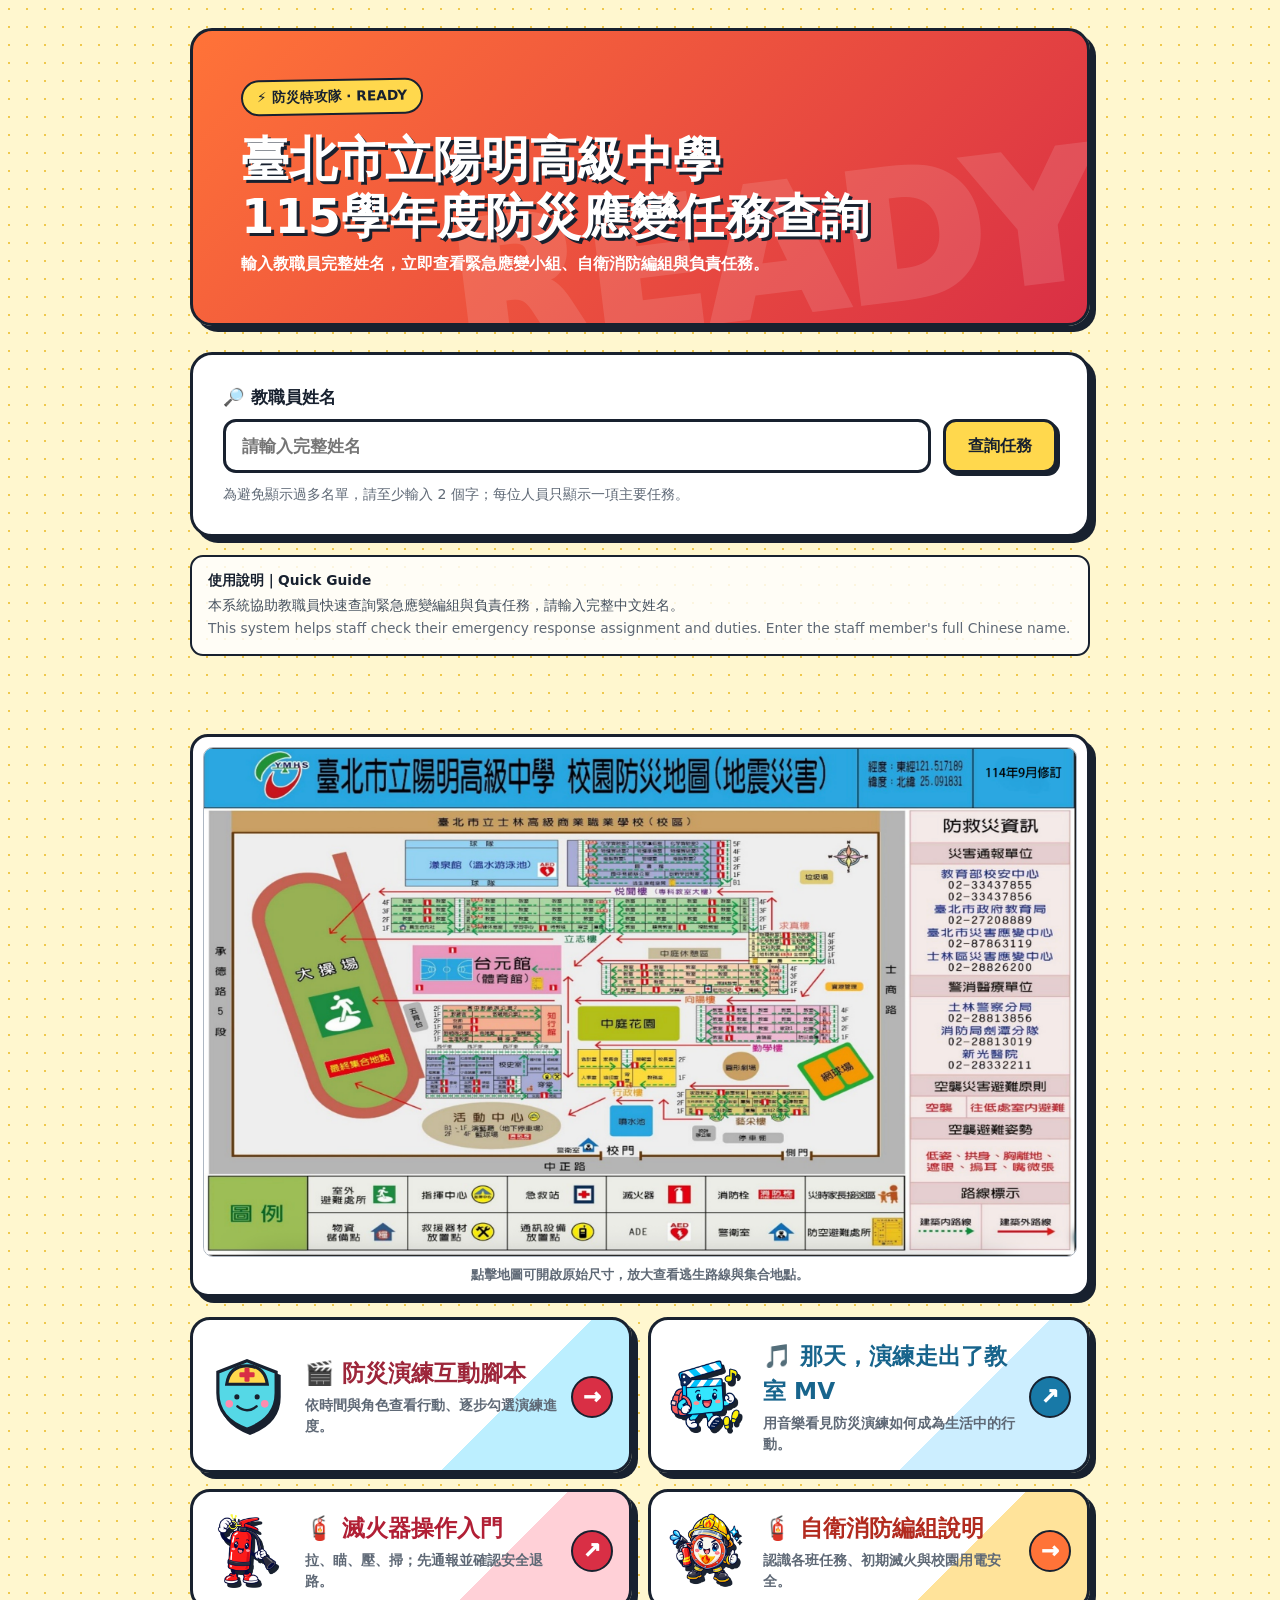
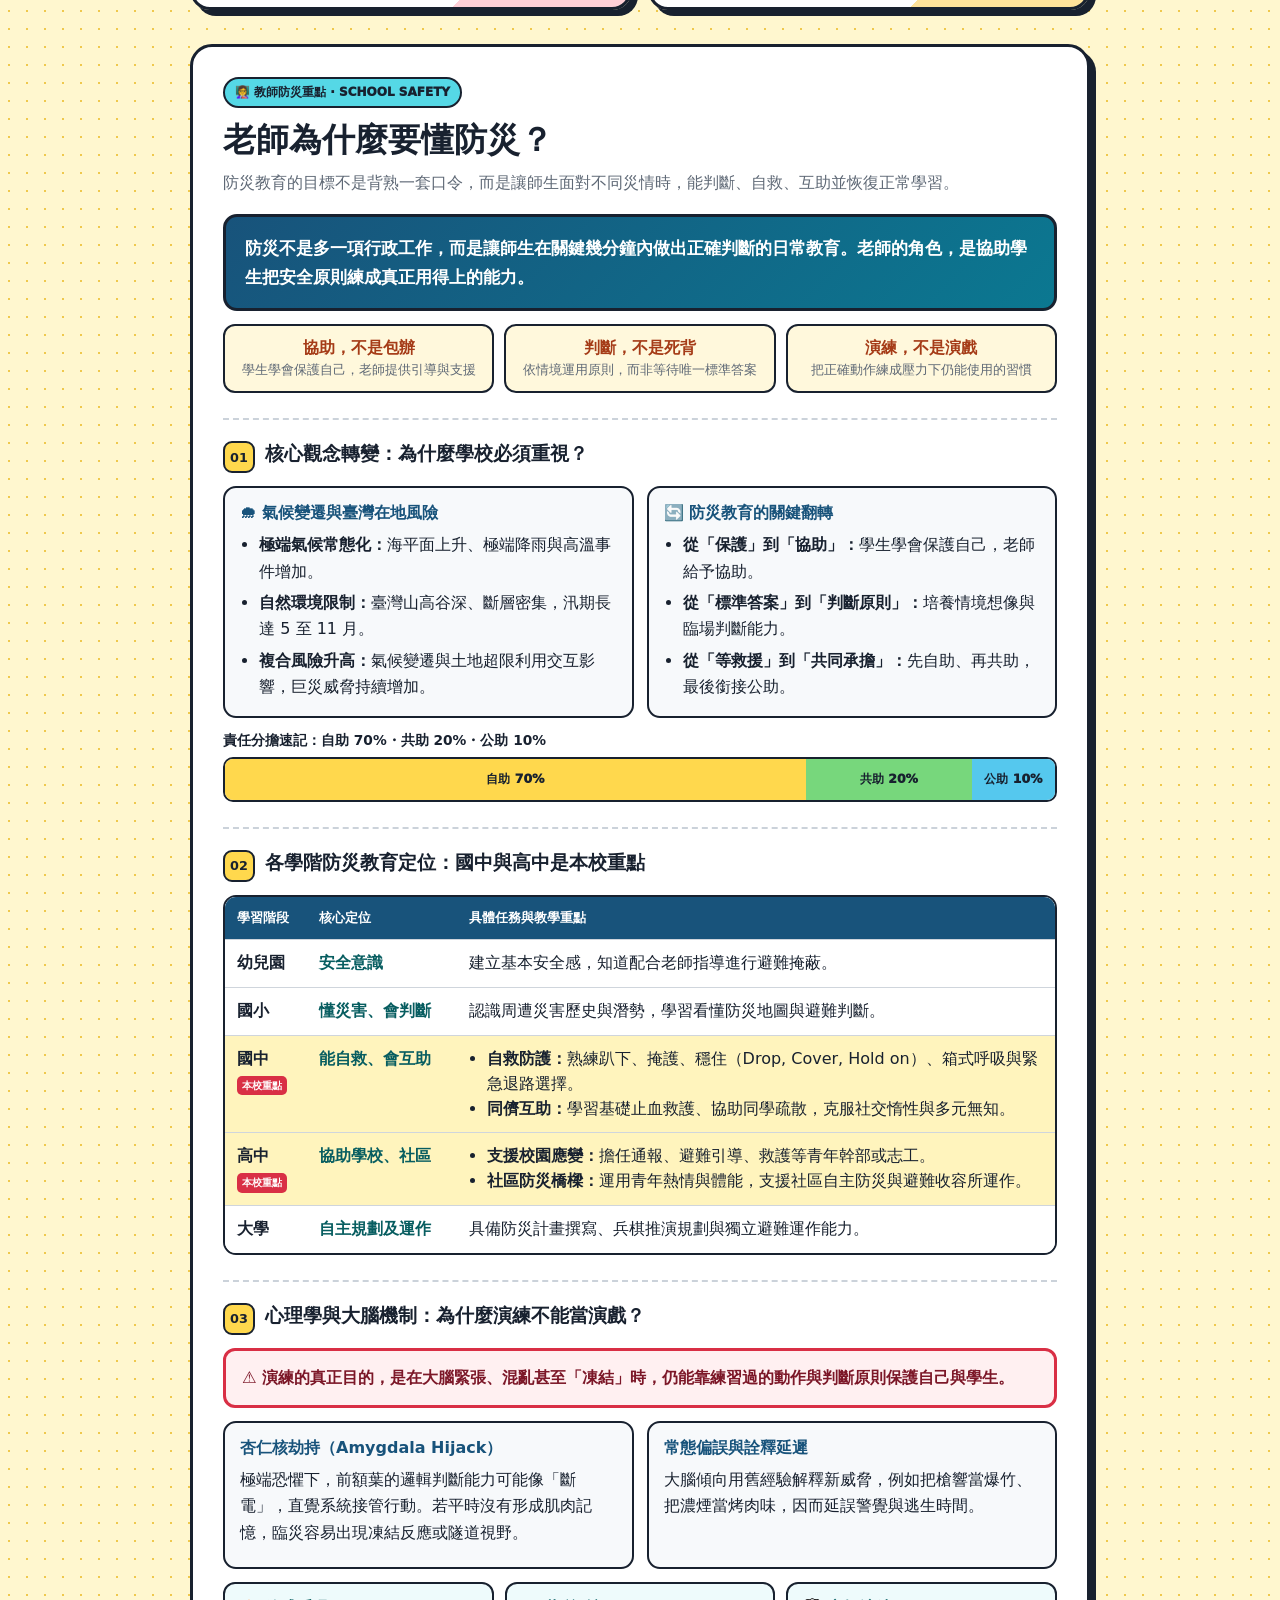
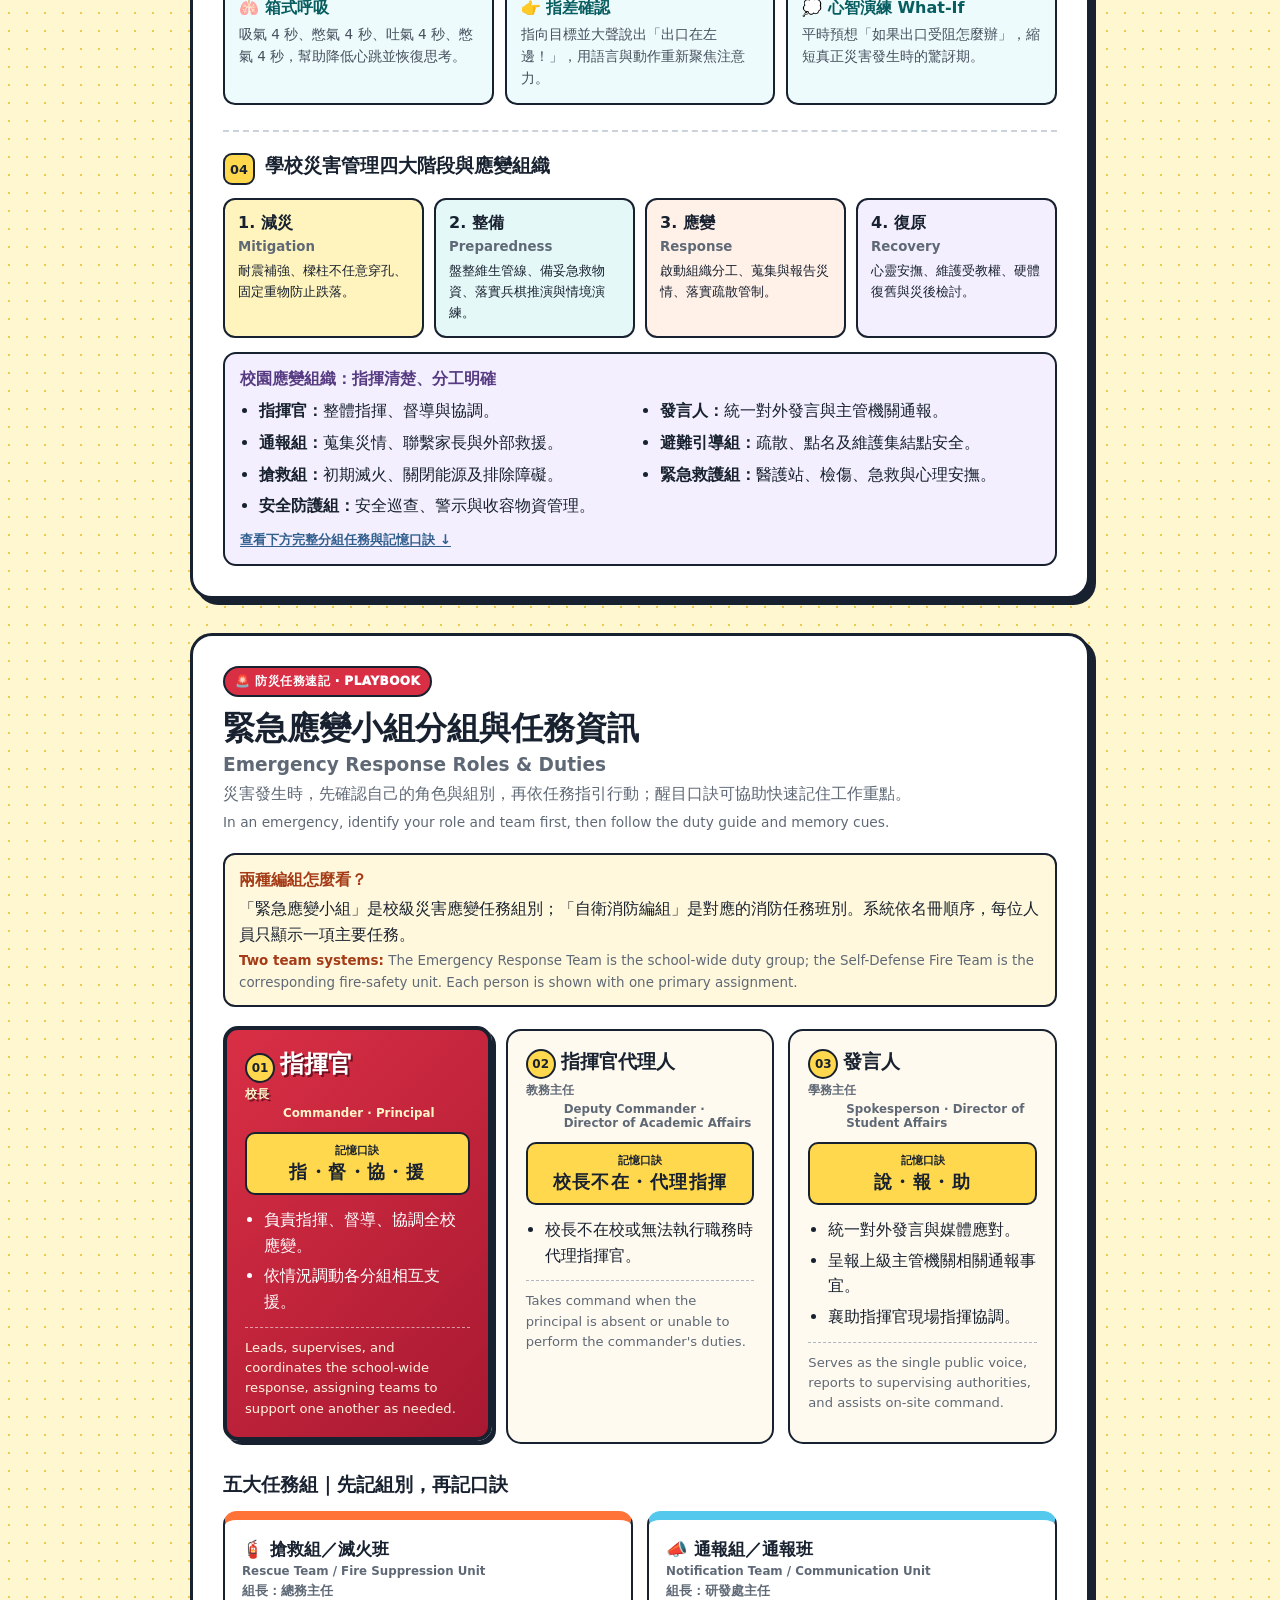
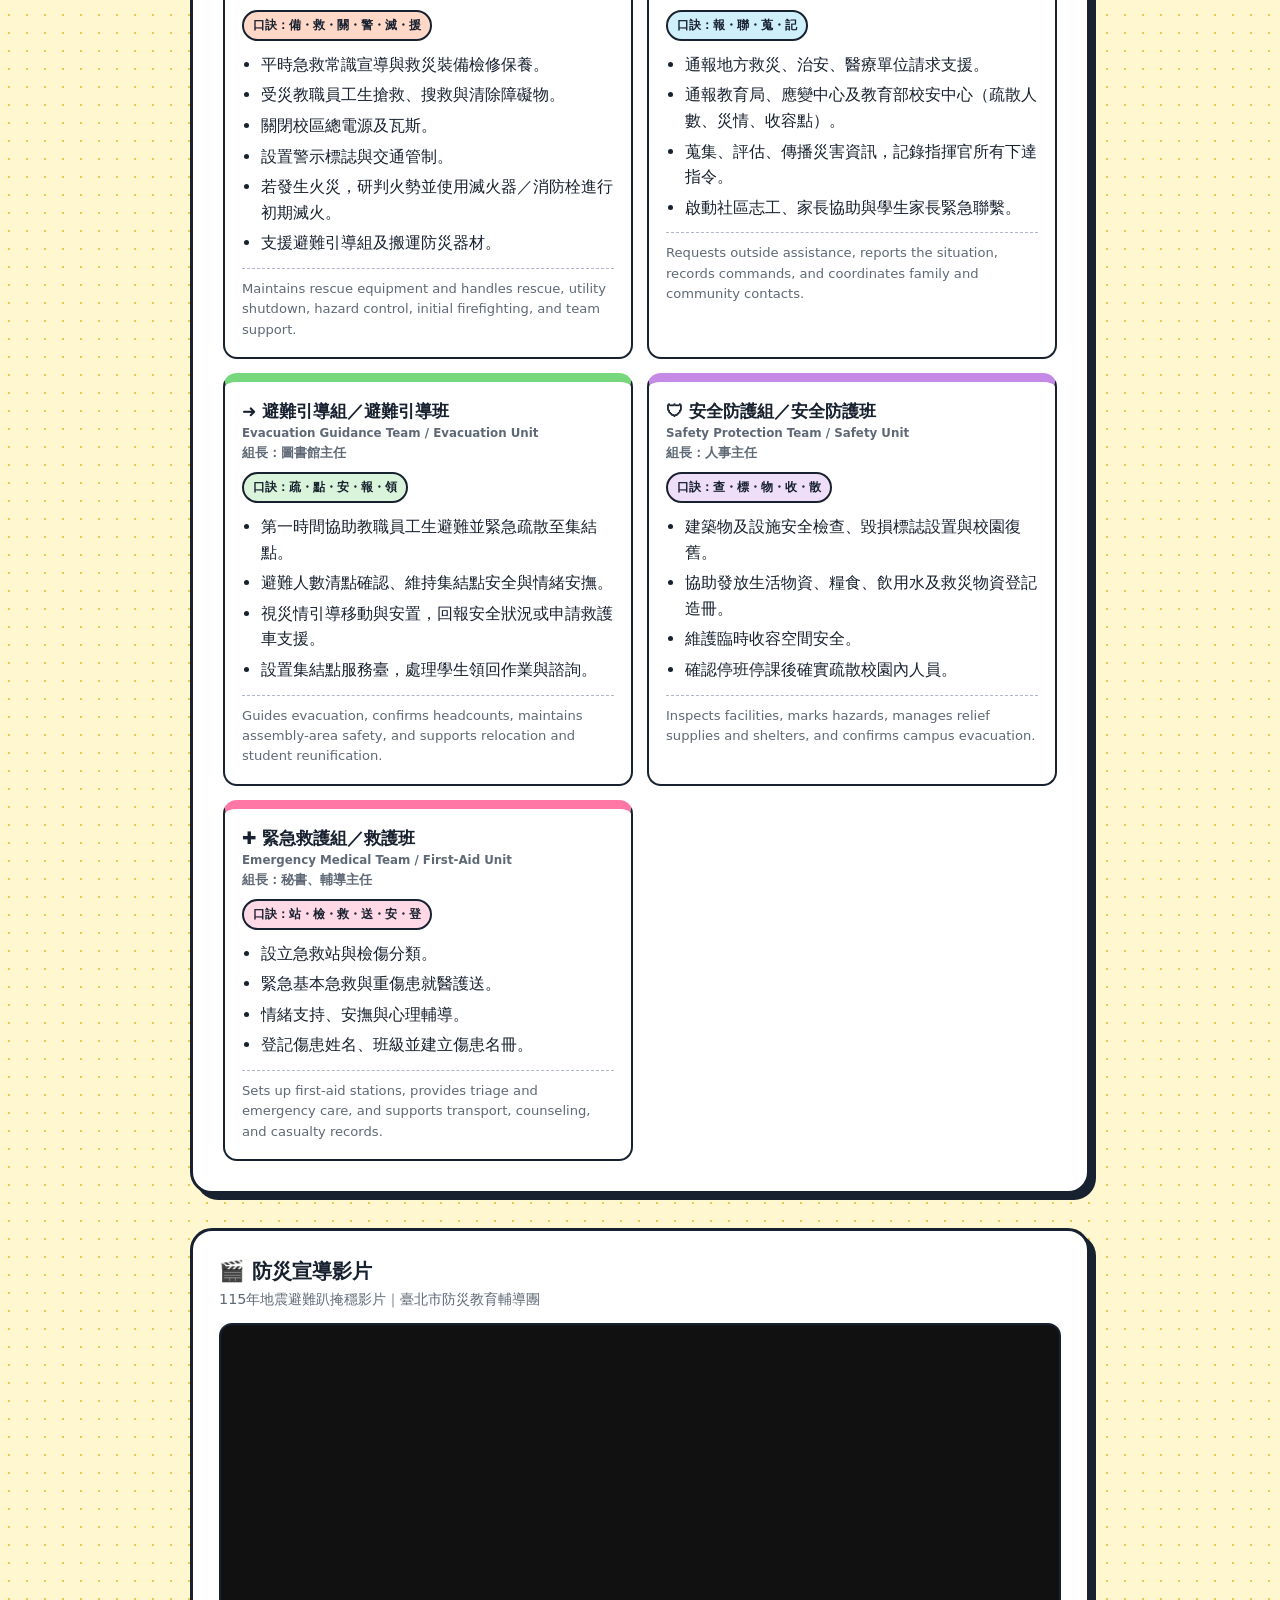
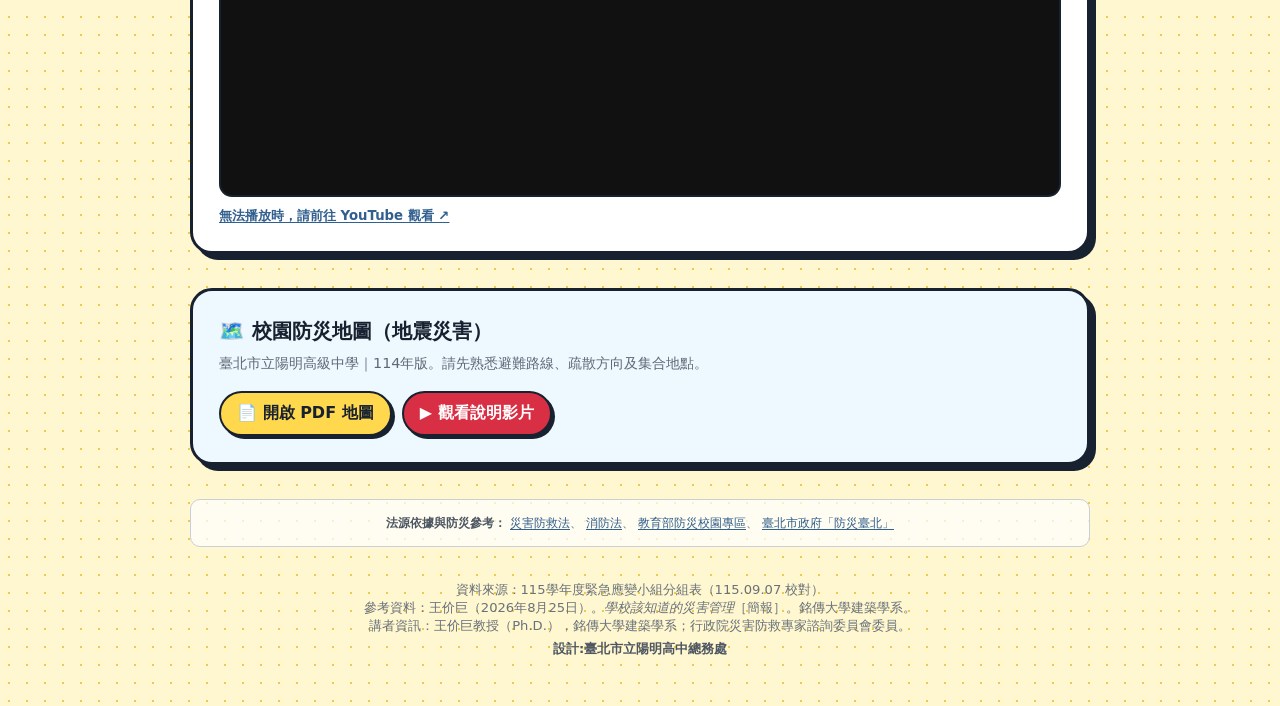
<file: index.html>
<!doctype html>
<html lang="zh-Hant-TW">
<head>
  <meta charset="utf-8">
  <meta name="viewport" content="width=device-width, initial-scale=1">
  <meta name="description" content="臺北市立陽明高級中學 115學年度防災應變任務查詢系統">
  <title>陽明高中 115學年度防災應變任務查詢</title>
  <style>
    :root {
      --ink: #18212f;
      --muted: #5f6976;
      --paper: #fffdf5;
      --red: #d92f45;
      --orange: #ff7338;
      --yellow: #ffd84d;
      --cyan: #55d8e6;
      --line: 3px solid var(--ink);
      --shadow: 6px 6px 0 var(--ink);
    }
    * { box-sizing: border-box; }
    body {
      margin: 0;
      min-height: 100vh;
      color: var(--ink);
      font-family: system-ui, -apple-system, "Noto Sans TC", "PingFang TC", sans-serif;
      background-color: #fff7cf;
      background-image: radial-gradient(#efc84d 1.2px, transparent 1.2px);
      background-size: 18px 18px;
    }
    button, input { font: inherit; }
    .shell { width: min(900px, calc(100% - 28px)); margin: 0 auto; padding: 28px 0 48px; }
    .hero, .panel, .result-card, .notice {
      border: var(--line);
      box-shadow: var(--shadow);
      border-radius: 22px;
    }
    .hero {
      position: relative;
      overflow: hidden;
      padding: clamp(26px, 5vw, 48px);
      color: white;
      background: linear-gradient(135deg, var(--orange), var(--red));
    }
    .hero::after {
      content: "READY";
      position: absolute;
      right: -12px;
      bottom: -35px;
      font-weight: 950;
      font-size: clamp(6rem, 18vw, 11rem);
      color: rgb(255 255 255 / .12);
      transform: rotate(-7deg);
    }
    .eyebrow {
      display: inline-block;
      position: relative;
      z-index: 1;
      padding: 7px 14px;
      color: var(--ink);
      background: var(--yellow);
      border: 2px solid var(--ink);
      border-radius: 999px;
      font-size: .86rem;
      font-weight: 900;
      transform: rotate(-1deg);
    }
    h1 { position: relative; z-index: 1; margin: 16px 0 10px; font-size: clamp(1.8rem, 5vw, 3rem); line-height: 1.18; text-shadow: 3px 3px 0 var(--ink); }
    .hero p { position: relative; z-index: 1; max-width: 650px; margin: 0; font-weight: 700; }
    .map-preview { margin: 18px 0 0; padding: 10px; background: white; border: var(--line); border-radius: 18px; box-shadow: var(--shadow); }
    .map-preview a { display: block; }
    .map-preview img { display: block; width: 100%; height: auto; border: 1px solid #aeb7c2; border-radius: 10px; }
    .map-preview figcaption { margin-top: 9px; color: var(--muted); font-size: .82rem; font-weight: 750; text-align: center; }
    .quick-guide { margin-top: 18px; padding: 13px 16px; color: #46515e; background: rgb(255 255 255 / .82); border: 2px solid var(--ink); border-radius: 13px; font-size: .86rem; line-height: 1.55; }
    .quick-guide strong { display: block; margin-bottom: 3px; color: var(--ink); }
    .quick-guide p { margin: 2px 0; }
    .quick-guide p[lang="en"] { color: #5e6875; }
    .launch-grid { display: grid; grid-template-columns: repeat(2, 1fr); gap: 16px; margin-top: 20px; }
    .drill-launch { display: grid; grid-template-columns: 82px 1fr auto; align-items: center; gap: 14px; min-width: 0; padding: 15px 16px; color: var(--ink); background: linear-gradient(135deg, #fff 0 68%, #bcefff 68%); border: var(--line); border-radius: 20px; box-shadow: var(--shadow); text-decoration: none; transition: transform .15s, box-shadow .15s; }
    .drill-launch:hover { transform: translate(-2px, -2px); box-shadow: 9px 9px 0 var(--ink); }
    .drill-launch svg, .drill-launch > img { width: 76px; height: 76px; object-fit: contain; filter: drop-shadow(3px 4px 0 var(--ink)); }
    .drill-launch strong { display: block; color: #9d263a; font-size: clamp(1.1rem, 3vw, 1.45rem); }
    .drill-launch span { display: block; margin-top: 4px; color: var(--muted); font-size: .88rem; font-weight: 750; line-height: 1.5; }
    .drill-launch .go { display: grid; place-items: center; width: 42px; height: 42px; color: white; background: var(--red); border: 2px solid var(--ink); border-radius: 50%; font-size: 1.35rem; font-weight: 950; }
    .fire-launch { background: linear-gradient(135deg, #fff 0 68%, #ffe39a 68%); }
    .fire-launch strong { color: #b22b1f; }
    .fire-launch .go { background: var(--orange); }
    .tutorial-launch { background: linear-gradient(135deg, #fff 0 68%, #ffd0d7 68%); }
    .tutorial-launch strong { color: #b11f35; }
    .tutorial-launch .go { background: var(--red); }
    .mv-launch { background: linear-gradient(135deg, #fff 0 68%, #cceeff 68%); }
    .mv-launch strong { color: #17648c; }
    .mv-launch .go { background: #1879a7; }
    .panel { margin-top: 26px; padding: clamp(20px, 4vw, 30px); background: white; }
    .panel label { display: block; margin-bottom: 10px; font-weight: 900; font-size: 1.08rem; }
    .search-row { display: flex; gap: 12px; }
    input {
      min-width: 0;
      flex: 1;
      border: var(--line);
      border-radius: 13px;
      padding: 14px 16px;
      font-size: 1.06rem;
      font-weight: 750;
      outline: none;
    }
    input:focus { box-shadow: 0 0 0 4px rgb(255 216 77 / .7); }
    .search-button {
      border: var(--line);
      border-radius: 13px;
      padding: 12px 22px;
      background: var(--yellow);
      color: var(--ink);
      font-weight: 950;
      cursor: pointer;
      box-shadow: 3px 3px 0 var(--ink);
    }
    .search-button:hover { background: #ffe376; transform: translateY(-1px); }
    .search-button:active { transform: translate(2px, 2px); box-shadow: 1px 1px 0 var(--ink); }
    .helper { margin: 12px 0 0; color: var(--muted); font-size: .88rem; }
    .status { min-height: 26px; margin: 22px 2px 12px; font-weight: 800; }
    .results { display: grid; gap: 18px; }
    .result-card { overflow: hidden; background: white; animation: reveal .22s ease-out; }
    @keyframes reveal { from { opacity: 0; transform: translateY(7px); } }
    .card-top { display: flex; gap: 15px; align-items: center; padding: 20px; border-bottom: 2px dashed #cfd5dc; }
    .avatar { display: grid; place-items: center; width: 58px; height: 58px; border: var(--line); border-radius: 50%; font-size: 1.7rem; flex: 0 0 auto; }
    .name { margin: 0; font-size: 1.5rem; }
    .title { margin-top: 2px; color: var(--muted); font-weight: 700; }
    .card-body { padding: 20px; }
    .facts { display: grid; grid-template-columns: repeat(3, 1fr); gap: 10px; }
    .fact { min-width: 0; padding: 12px; background: #fff8dc; border: 2px solid var(--ink); border-radius: 12px; }
    .fact span { display: block; color: #a53b17; font-size: .77rem; font-weight: 900; }
    .fact strong { display: block; margin-top: 3px; overflow-wrap: anywhere; }
    .group-mission { margin-top: 13px; padding: 13px 15px; background: #f3efff; border: 2px solid var(--ink); border-radius: 12px; }
    .group-mission h3 { margin: 0 0 6px; color: #573b82; font-size: 1rem; }
    .group-mission p { margin: 3px 0; line-height: 1.5; }
    .group-mission p[lang="en"] { color: #5e6875; font-size: .88rem; }
    .task { margin-top: 13px; padding: 15px; background: #e5f8f8; border: 2px solid var(--ink); border-radius: 12px; }
    .task h3 { margin: 0 0 8px; color: #075d60; font-size: 1rem; }
    .task ul { margin: 0; padding-left: 1.25rem; }
    .task li + li { margin-top: 5px; }
    .source { margin: 10px 2px 0; color: var(--muted); font-size: .75rem; }
    .notice { display: none; padding: 20px; background: #fff0f1; text-align: center; font-weight: 850; }
    .teacher-guide { margin-top: 34px; padding: clamp(20px, 4vw, 30px); background: white; border: var(--line); box-shadow: var(--shadow); border-radius: 22px; }
    .teacher-guide-head .section-label { display: inline-block; padding: 5px 10px; color: var(--ink); background: var(--cyan); border: 2px solid var(--ink); border-radius: 999px; font-size: .75rem; font-weight: 950; }
    .teacher-guide-head h2 { margin: 10px 0 7px; font-size: clamp(1.5rem, 4vw, 2.05rem); }
    .teacher-guide-head p { margin: 0; color: var(--muted); line-height: 1.65; }
    .teacher-lead { margin-top: 18px; padding: 17px 19px; color: white; background: linear-gradient(135deg, #18537b, #0b7891); border: 3px solid var(--ink); border-radius: 14px; font-size: 1.08rem; font-weight: 850; line-height: 1.65; }
    .guide-principles { display: grid; grid-template-columns: repeat(3, 1fr); gap: 10px; margin-top: 13px; }
    .principle { padding: 12px; background: #fff8dc; border: 2px solid var(--ink); border-radius: 12px; text-align: center; }
    .principle strong { display: block; color: #a53b17; font-size: 1rem; }
    .principle span { display: block; margin-top: 3px; color: var(--muted); font-size: .8rem; }
    .edu-module { margin-top: 25px; padding-top: 21px; border-top: 2px dashed #cbd2da; }
    .module-title { display: flex; gap: 10px; align-items: flex-start; margin: 0 0 13px; font-size: 1.2rem; }
    .module-no { display: inline-grid; place-items: center; flex: 0 0 auto; width: 32px; height: 32px; color: var(--ink); background: var(--yellow); border: 2px solid var(--ink); border-radius: 9px; font-size: .8rem; }
    .module-grid { display: grid; grid-template-columns: repeat(2, 1fr); gap: 13px; }
    .concept-card { padding: 15px; background: #f7f9fb; border: 2px solid var(--ink); border-radius: 13px; }
    .concept-card h4 { margin: 0 0 8px; color: #18537b; font-size: 1rem; }
    .concept-card p { margin: 6px 0; line-height: 1.65; }
    .concept-card ul { margin: 0; padding-left: 1.2rem; line-height: 1.65; }
    .concept-card li + li { margin-top: 5px; }
    .share-label { margin: 14px 0 7px; font-size: .86rem; font-weight: 900; }
    .share-bar { display: flex; overflow: hidden; min-height: 45px; border: 2px solid var(--ink); border-radius: 10px; }
    .share-bar span { display: grid; place-items: center; min-width: 0; color: var(--ink); font-size: .78rem; font-weight: 950; text-align: center; }
    .share-self { flex: 7; background: #ffd84d; }
    .share-mutual { flex: 2; background: #77d77c; }
    .share-public { flex: 1; background: #55c8ee; }
    .stage-table-wrap { overflow-x: auto; border: 2px solid var(--ink); border-radius: 13px; }
    .stage-table { width: 100%; min-width: 680px; border-collapse: collapse; background: white; }
    .stage-table th, .stage-table td { padding: 11px 12px; border-bottom: 1px solid #cfd5dc; vertical-align: top; text-align: left; line-height: 1.55; }
    .stage-table th { color: white; background: #18537b; font-size: .84rem; }
    .stage-table tr:last-child td { border-bottom: 0; }
    .stage-table td:first-child { width: 82px; font-weight: 950; }
    .stage-table td:nth-child(2) { width: 150px; color: #075d60; font-weight: 900; }
    .stage-focus td { background: #fff4bd; }
    .stage-focus td:first-child::after { content: "本校重點"; display: block; width: max-content; margin-top: 4px; padding: 2px 5px; color: white; background: var(--red); border-radius: 5px; font-size: .62rem; }
    .stage-table ul { margin: 0; padding-left: 1.1rem; }
    .drill-alert { margin-bottom: 13px; padding: 14px 16px; color: #7c1728; background: #fff0f1; border: 3px solid var(--red); border-radius: 12px; font-size: 1.02rem; font-weight: 900; line-height: 1.6; }
    .technique-grid { display: grid; grid-template-columns: repeat(3, 1fr); gap: 11px; margin-top: 13px; }
    .technique { padding: 14px; background: #eefbfc; border: 2px solid var(--ink); border-radius: 12px; }
    .technique strong { display: block; margin-bottom: 5px; color: #075d60; }
    .technique p { margin: 0; color: #46515e; font-size: .85rem; line-height: 1.6; }
    .cycle-grid { display: grid; grid-template-columns: repeat(4, 1fr); gap: 10px; }
    .cycle-card { padding: 13px; background: var(--cycle-color, #fff8dc); border: 2px solid var(--ink); border-radius: 12px; }
    .cycle-card strong { display: block; margin-bottom: 5px; font-size: 1rem; }
    .cycle-card small { display: block; margin-bottom: 7px; color: var(--muted); font-weight: 800; }
    .cycle-card p { margin: 0; font-size: .83rem; line-height: 1.55; }
    .org-brief { margin-top: 14px; padding: 15px; background: #f3efff; border: 2px solid var(--ink); border-radius: 13px; }
    .org-brief h4 { margin: 0 0 9px; color: #573b82; }
    .org-brief ul { display: grid; grid-template-columns: repeat(2, 1fr); gap: 7px 20px; margin: 0; padding-left: 1.2rem; line-height: 1.55; }
    .mission-jump { display: inline-block; margin-top: 12px; color: #315f8e; font-size: .84rem; font-weight: 850; text-underline-offset: 2px; }
    .mission-handbook { margin-top: 34px; padding: clamp(20px, 4vw, 30px); background: white; border: var(--line); box-shadow: var(--shadow); border-radius: 22px; }
    .mission-heading { margin-bottom: 20px; }
    .mission-heading .section-label { display: inline-block; padding: 5px 10px; color: white; background: var(--red); border: 2px solid var(--ink); border-radius: 999px; font-size: .75rem; font-weight: 950; letter-spacing: .04em; }
    .mission-heading h2 { margin: 10px 0 6px; font-size: clamp(1.45rem, 4vw, 2rem); }
    .mission-heading .heading-en { display: block; margin-top: 3px; color: var(--muted); font-size: .58em; font-weight: 800; }
    .mission-heading p { margin: 0; color: var(--muted); line-height: 1.65; }
    .mission-heading p[lang="en"] { margin-top: 3px; font-size: .86rem; }
    .system-note { margin: 16px 0 22px; padding: 12px 14px; background: #fff8dc; border: 2px solid var(--ink); border-radius: 12px; line-height: 1.6; }
    .system-note strong { color: #a53b17; }
    .system-note p { margin: 3px 0 0; }
    .system-note p[lang="en"] { color: var(--muted); font-size: .84rem; }
    .command-grid { display: grid; grid-template-columns: repeat(3, 1fr); gap: 14px; }
    .command-card { padding: 18px; background: #fffaf0; border: 2px solid var(--ink); border-radius: 15px; }
    .command-card.commander { color: white; background: linear-gradient(135deg, #d92f45, #a81931); border-width: 4px; box-shadow: 4px 4px 0 var(--ink); transform: translateY(-3px); }
    .command-card h3 { margin: 0; font-size: 1.18rem; }
    .command-card h3 small { display: block; margin-top: 3px; color: var(--muted); font-size: .78rem; }
    .english-name { display: block; margin: 3px 0 0 38px; color: var(--muted); font-size: .74rem; font-weight: 800; }
    .command-card.commander h3 { font-size: 1.5rem; text-shadow: 2px 2px 0 #6f1020; }
    .command-card.commander h3 small { color: #fff5c9; }
    .command-card.commander .english-name { color: #fff5c9; }
    .role-no { display: inline-grid; place-items: center; width: 30px; height: 30px; margin-right: 5px; color: var(--ink); background: var(--yellow); border: 2px solid var(--ink); border-radius: 50%; font-size: .75rem; text-shadow: none; }
    .memory-key { margin: 12px 0; padding: 9px 10px; color: var(--ink); background: var(--yellow); border: 2px solid var(--ink); border-radius: 10px; text-align: center; }
    .memory-key strong { display: block; font-size: .7rem; }
    .memory-key span { display: block; margin-top: 2px; font-size: 1.12rem; font-weight: 950; letter-spacing: .08em; }
    .command-card ul, .team-card ul { margin: 0; padding-left: 1.2rem; line-height: 1.6; }
    .command-card li + li, .team-card li + li { margin-top: 5px; }
    .team-title { margin: 28px 0 13px; font-size: 1.18rem; }
    .team-grid { display: grid; grid-template-columns: repeat(2, 1fr); gap: 14px; }
    .team-card { overflow: hidden; padding: 17px; background: #fff; border: 2px solid var(--ink); border-top: 9px solid var(--team-color, var(--yellow)); border-radius: 14px; }
    .team-card h3 { margin: 0; font-size: 1.08rem; }
    .team-card .english-name { margin-left: 0; }
    .team-card .leader { margin: 4px 0 10px; color: var(--muted); font-size: .82rem; font-weight: 750; }
    .team-card .team-memory { display: inline-block; margin-bottom: 11px; padding: 5px 9px; background: color-mix(in srgb, var(--team-color, var(--yellow)) 28%, white); border: 2px solid var(--ink); border-radius: 999px; font-size: .78rem; font-weight: 950; }
    .mission-en { margin: 12px 0 0; padding-top: 10px; color: var(--muted); border-top: 1px dashed #aeb7c2; font-size: .82rem; line-height: 1.55; }
    .command-card.commander .mission-en { color: #fff5dc; border-top-color: rgb(255 255 255 / .55); }
    .video-card { margin-top: 34px; padding: clamp(18px, 4vw, 26px); background: white; border: var(--line); box-shadow: var(--shadow); border-radius: 22px; }
    .video-card h2 { margin: 0 0 5px; font-size: 1.28rem; }
    .video-card p { margin: 0 0 14px; color: var(--muted); font-size: .9rem; }
    .video-frame { position: relative; width: 100%; aspect-ratio: 16 / 9; overflow: hidden; background: #111; border: 2px solid var(--ink); border-radius: 13px; }
    .video-frame iframe { position: absolute; inset: 0; width: 100%; height: 100%; border: 0; }
    .video-link { display: inline-block; margin-top: 10px; color: #315f8e; font-size: .83rem; font-weight: 750; text-underline-offset: 2px; }
    .video-link:hover { color: var(--red); }
    .map-resource { margin-top: 34px; padding: clamp(18px, 4vw, 26px); background: #eef8ff; border: var(--line); box-shadow: var(--shadow); border-radius: 22px; }
    .map-resource h2 { margin: 0 0 7px; font-size: 1.28rem; }
    .map-resource p { margin: 0; color: var(--muted); font-size: .9rem; line-height: 1.65; }
    .resource-actions { display: flex; flex-wrap: wrap; gap: 10px; margin-top: 16px; }
    .resource-button { display: inline-flex; align-items: center; justify-content: center; min-height: 44px; padding: 10px 16px; color: var(--ink); background: var(--yellow); border: 2px solid var(--ink); border-radius: 999px; box-shadow: 3px 3px 0 var(--ink); font-weight: 900; text-decoration: none; }
    .resource-button.video { color: white; background: var(--red); }
    .resource-button:hover { transform: translate(1px, 1px); box-shadow: 2px 2px 0 var(--ink); }
    .legal-basis { margin-top: 34px; padding: 12px 14px; color: #69717b; background: rgb(255 255 255 / .72); border: 1px solid #c9cfd6; border-radius: 10px; font-size: .78rem; line-height: 1.7; text-align: center; }
    .legal-basis strong { color: #4d5661; }
    .legal-basis a { color: #315f8e; text-underline-offset: 2px; }
    .legal-basis a:hover { color: var(--red); }
    footer { margin-top: 34px; text-align: center; color: #69717b; font-size: .82rem; }
    .design-credit { margin-top: 5px; color: #4d5661; font-weight: 750; }
    @media (max-width: 620px) {
      .shell { width: min(100% - 20px, 900px); padding-top: 12px; }
      .hero, .panel, .result-card, .notice, .teacher-guide, .mission-handbook, .video-card, .map-resource { border-radius: 16px; box-shadow: 4px 4px 0 var(--ink); }
      .search-row { flex-direction: column; }
      .search-button { width: 100%; }
      .facts { grid-template-columns: 1fr; }
      .guide-principles, .module-grid, .technique-grid, .org-brief ul { grid-template-columns: 1fr; }
      .cycle-grid { grid-template-columns: repeat(2, 1fr); }
      .command-grid, .team-grid { grid-template-columns: 1fr; }
      .command-card.commander { transform: none; }
      .launch-grid { grid-template-columns: 1fr; }
      .drill-launch { grid-template-columns: 70px 1fr; }
      .drill-launch svg, .drill-launch > img { width: 65px; height: 65px; }
      .drill-launch .go { display: none; }
    }
    @media (prefers-reduced-motion: reduce) { * { scroll-behavior: auto !important; animation: none !important; } }
  </style>
</head>
<body>
  <main class="shell">
    <header class="hero">
      <span class="eyebrow">⚡ 防災特攻隊 · READY</span>
      <h1>臺北市立陽明高級中學<br>115學年度防災應變任務查詢</h1>
      <p>輸入教職員完整姓名，立即查看緊急應變小組、自衛消防編組與負責任務。</p>
    </header>

    <section class="panel" aria-labelledby="search-label">
      <label id="search-label" for="name-input">🔎 教職員姓名</label>
      <div class="search-row">
        <input id="name-input" type="search" maxlength="20" autocomplete="off" placeholder="請輸入完整姓名" aria-describedby="search-help">
        <button id="search-button" class="search-button" type="button">查詢任務</button>
      </div>
      <p id="search-help" class="helper">為避免顯示過多名單，請至少輸入 2 個字；每位人員只顯示一項主要任務。</p>
    </section>

    <section class="quick-guide" aria-label="雙語使用說明">
      <strong>使用說明｜Quick Guide</strong>
      <p lang="zh-Hant-TW">本系統協助教職員快速查詢緊急應變編組與負責任務，請輸入完整中文姓名。</p>
      <p lang="en">This system helps staff check their emergency response assignment and duties. Enter the staff member's full Chinese name.</p>
    </section>

    <div id="status" class="status" role="status" aria-live="polite"></div>
    <div id="notice" class="notice" role="alert"></div>
    <section id="results" class="results" aria-label="查詢結果"></section>

    <figure class="map-preview">
      <a href="Evacuation%20Map.png" target="_blank" rel="noopener noreferrer" aria-label="開啟完整尺寸的校園防災地圖">
        <img src="Evacuation%20Map.png" width="2270" height="1322" alt="臺北市立陽明高級中學校園防災地圖（地震災害），114年9月修訂" fetchpriority="high">
      </a>
      <figcaption>點擊地圖可開啟原始尺寸，放大查看逃生路線與集合地點。</figcaption>
    </figure>

    <div class="launch-grid" aria-label="防災學習快速入口">
      <a class="drill-launch" href="drill-script.html" aria-label="開啟防災演練互動腳本">
        <svg viewBox="0 0 120 120" role="img" aria-hidden="true">
          <path d="M60 6 106 24v33c0 29-18 47-46 57C32 104 14 86 14 57V24Z" fill="#55d8e6" stroke="#18212f" stroke-width="5"/>
          <path d="M28 43c3-22 16-29 32-29s29 7 32 29Z" fill="#ffd84d" stroke="#18212f" stroke-width="5"/>
          <rect x="56" y="17" width="8" height="22" rx="2" fill="#d92f45"/><rect x="48" y="24" width="24" height="8" rx="2" fill="#d92f45"/>
          <circle cx="44" cy="63" r="4" fill="#18212f"/><circle cx="76" cy="63" r="4" fill="#18212f"/>
          <path d="M45 78c9 8 21 8 30 0" fill="none" stroke="#18212f" stroke-width="4" stroke-linecap="round"/>
          <circle cx="32" cy="74" r="6" fill="#ff8caf"/><circle cx="88" cy="74" r="6" fill="#ff8caf"/>
        </svg>
        <span><strong>🎬 防災演練互動腳本</strong><span>依時間與角色查看行動、逐步勾選演練進度。</span></span>
        <span class="go" aria-hidden="true">→</span>
      </a>

      <a class="drill-launch mv-launch" href="https://youtu.be/sPzVAPTuYrM" target="_blank" rel="noopener noreferrer" aria-label="在 YouTube 新分頁觀看那天，演練走出了教室 MV">
        <img src="disaster-mv-icon.png" alt="" aria-hidden="true" width="76" height="76">
        <span><strong>🎵 那天，演練走出了教室 MV</strong><span>用音樂看見防災演練如何成為生活中的行動。</span></span>
        <span class="go" aria-hidden="true">↗</span>
      </a>

      <a class="drill-launch tutorial-launch" href="https://youtu.be/cA1ioFw4Qb8" target="_blank" rel="noopener noreferrer" aria-label="在 YouTube 新分頁觀看滅火器操作入門">
        <img src="extinguisher-tutorial-icon.png" alt="" aria-hidden="true" width="76" height="76">
        <span><strong>🧯 滅火器操作入門</strong><span>拉、瞄、壓、掃；先通報並確認安全退路。</span></span>
        <span class="go" aria-hidden="true">↗</span>
      </a>

      <a class="drill-launch fire-launch" href="FireSafety.html" aria-label="開啟自衛消防編組與消防常識說明">
        <img src="fire-safety-mascot.png" alt="" aria-hidden="true" width="76" height="76">
        <span><strong>🧯 自衛消防編組說明</strong><span>認識各班任務、初期滅火與校園用電安全。</span></span>
        <span class="go" aria-hidden="true">→</span>
      </a>
    </div>

    <section class="teacher-guide" aria-labelledby="teacher-guide-title">
      <header class="teacher-guide-head">
        <span class="section-label">👩‍🏫 教師防災重點 · SCHOOL SAFETY</span>
        <h2 id="teacher-guide-title">老師為什麼要懂防災？</h2>
        <p>防災教育的目標不是背熟一套口令，而是讓師生面對不同災情時，能判斷、自救、互助並恢復正常學習。</p>
      </header>

      <div class="teacher-lead">防災不是多一項行政工作，而是讓師生在關鍵幾分鐘內做出正確判斷的日常教育。老師的角色，是協助學生把安全原則練成真正用得上的能力。</div>

      <div class="guide-principles" aria-label="教師防災三大提醒">
        <div class="principle"><strong>協助，不是包辦</strong><span>學生學會保護自己，老師提供引導與支援</span></div>
        <div class="principle"><strong>判斷，不是死背</strong><span>依情境運用原則，而非等待唯一標準答案</span></div>
        <div class="principle"><strong>演練，不是演戲</strong><span>把正確動作練成壓力下仍能使用的習慣</span></div>
      </div>

      <section class="edu-module" aria-labelledby="module-one-title">
        <h3 class="module-title" id="module-one-title"><span class="module-no">01</span>核心觀念轉變：為什麼學校必須重視？</h3>
        <div class="module-grid">
          <article class="concept-card">
            <h4>🌧 氣候變遷與臺灣在地風險</h4>
            <ul>
              <li><strong>極端氣候常態化：</strong>海平面上升、極端降雨與高溫事件增加。</li>
              <li><strong>自然環境限制：</strong>臺灣山高谷深、斷層密集，汛期長達 5 至 11 月。</li>
              <li><strong>複合風險升高：</strong>氣候變遷與土地超限利用交互影響，巨災威脅持續增加。</li>
            </ul>
          </article>
          <article class="concept-card">
            <h4>🔄 防災教育的關鍵翻轉</h4>
            <ul>
              <li><strong>從「保護」到「協助」：</strong>學生學會保護自己，老師給予協助。</li>
              <li><strong>從「標準答案」到「判斷原則」：</strong>培養情境想像與臨場判斷能力。</li>
              <li><strong>從「等救援」到「共同承擔」：</strong>先自助、再共助，最後銜接公助。</li>
            </ul>
          </article>
        </div>
        <p class="share-label">責任分擔速記：自助 70%・共助 20%・公助 10%</p>
        <div class="share-bar" aria-label="自助百分之七十、共助百分之二十、公助百分之十">
          <span class="share-self">自助 70%</span><span class="share-mutual">共助 20%</span><span class="share-public">公助 10%</span>
        </div>
      </section>

      <section class="edu-module" aria-labelledby="module-two-title">
        <h3 class="module-title" id="module-two-title"><span class="module-no">02</span>各學階防災教育定位：國中與高中是本校重點</h3>
        <div class="stage-table-wrap">
          <table class="stage-table">
            <thead><tr><th>學習階段</th><th>核心定位</th><th>具體任務與教學重點</th></tr></thead>
            <tbody>
              <tr><td>幼兒園</td><td>安全意識</td><td>建立基本安全感，知道配合老師指導進行避難掩蔽。</td></tr>
              <tr><td>國小</td><td>懂災害、會判斷</td><td>認識周遭災害歷史與潛勢，學習看懂防災地圖與避難判斷。</td></tr>
              <tr class="stage-focus"><td>國中</td><td>能自救、會互助</td><td><ul><li><strong>自救防護：</strong>熟練趴下、掩護、穩住（Drop, Cover, Hold on）、箱式呼吸與緊急退路選擇。</li><li><strong>同儕互助：</strong>學習基礎止血救護、協助同學疏散，克服社交惰性與多元無知。</li></ul></td></tr>
              <tr class="stage-focus"><td>高中</td><td>協助學校、社區</td><td><ul><li><strong>支援校園應變：</strong>擔任通報、避難引導、救護等青年幹部或志工。</li><li><strong>社區防災橋樑：</strong>運用青年熱情與體能，支援社區自主防災與避難收容所運作。</li></ul></td></tr>
              <tr><td>大學</td><td>自主規劃及運作</td><td>具備防災計畫撰寫、兵棋推演規劃與獨立避難運作能力。</td></tr>
            </tbody>
          </table>
        </div>
      </section>

      <section class="edu-module" aria-labelledby="module-three-title">
        <h3 class="module-title" id="module-three-title"><span class="module-no">03</span>心理學與大腦機制：為什麼演練不能當演戲？</h3>
        <div class="drill-alert">⚠ 演練的真正目的，是在大腦緊張、混亂甚至「凍結」時，仍能靠練習過的動作與判斷原則保護自己與學生。</div>
        <div class="module-grid">
          <article class="concept-card">
            <h4>杏仁核劫持（Amygdala Hijack）</h4>
            <p>極端恐懼下，前額葉的邏輯判斷能力可能像「斷電」，直覺系統接管行動。若平時沒有形成肌肉記憶，臨災容易出現凍結反應或隧道視野。</p>
          </article>
          <article class="concept-card">
            <h4>常態偏誤與詮釋延遲</h4>
            <p>大腦傾向用舊經驗解釋新威脅，例如把槍響當爆竹、把濃煙當烤肉味，因而延誤警覺與逃生時間。</p>
          </article>
        </div>
        <div class="technique-grid" aria-label="三項應變關鍵技術">
          <article class="technique"><strong>🫁 箱式呼吸</strong><p>吸氣 4 秒、憋氣 4 秒、吐氣 4 秒、憋氣 4 秒，幫助降低心跳並恢復思考。</p></article>
          <article class="technique"><strong>👉 指差確認</strong><p>指向目標並大聲說出「出口在左邊！」，用語言與動作重新聚焦注意力。</p></article>
          <article class="technique"><strong>💭 心智演練 What-If</strong><p>平時預想「如果出口受阻怎麼辦」，縮短真正災害發生時的驚訝期。</p></article>
        </div>
      </section>

      <section class="edu-module" aria-labelledby="module-four-title">
        <h3 class="module-title" id="module-four-title"><span class="module-no">04</span>學校災害管理四大階段與應變組織</h3>
        <div class="cycle-grid" aria-label="學校災害管理四大階段">
          <article class="cycle-card" style="--cycle-color:#fff4bd;"><strong>1. 減災</strong><small>Mitigation</small><p>耐震補強、樑柱不任意穿孔、固定重物防止跌落。</p></article>
          <article class="cycle-card" style="--cycle-color:#e5f8f8;"><strong>2. 整備</strong><small>Preparedness</small><p>盤整維生管線、備妥急救物資、落實兵棋推演與情境演練。</p></article>
          <article class="cycle-card" style="--cycle-color:#fff0e8;"><strong>3. 應變</strong><small>Response</small><p>啟動組織分工、蒐集與報告災情、落實疏散管制。</p></article>
          <article class="cycle-card" style="--cycle-color:#f3efff;"><strong>4. 復原</strong><small>Recovery</small><p>心靈安撫、維護受教權、硬體復舊與災後檢討。</p></article>
        </div>
        <div class="org-brief">
          <h4>校園應變組織：指揮清楚、分工明確</h4>
          <ul>
            <li><strong>指揮官：</strong>整體指揮、督導與協調。</li>
            <li><strong>發言人：</strong>統一對外發言與主管機關通報。</li>
            <li><strong>通報組：</strong>蒐集災情、聯繫家長與外部救援。</li>
            <li><strong>避難引導組：</strong>疏散、點名及維護集結點安全。</li>
            <li><strong>搶救組：</strong>初期滅火、關閉能源及排除障礙。</li>
            <li><strong>緊急救護組：</strong>醫護站、檢傷、急救與心理安撫。</li>
            <li><strong>安全防護組：</strong>安全巡查、警示與收容物資管理。</li>
          </ul>
          <a class="mission-jump" href="#mission-handbook-title">查看下方完整分組任務與記憶口訣 ↓</a>
        </div>
      </section>
    </section>

    <section class="mission-handbook" aria-labelledby="mission-handbook-title">
      <header class="mission-heading">
        <span class="section-label">🚨 防災任務速記 · PLAYBOOK</span>
        <h2 id="mission-handbook-title">緊急應變小組分組與任務資訊 <span class="heading-en" lang="en">Emergency Response Roles &amp; Duties</span></h2>
        <p>災害發生時，先確認自己的角色與組別，再依任務指引行動；醒目口訣可協助快速記住工作重點。</p>
        <p lang="en">In an emergency, identify your role and team first, then follow the duty guide and memory cues.</p>
      </header>

      <div class="system-note">
        <strong>兩種編組怎麼看？</strong>
        <p>「緊急應變小組」是校級災害應變任務組別；「自衛消防編組」是對應的消防任務班別。系統依名冊順序，每位人員只顯示一項主要任務。</p>
        <p lang="en"><strong>Two team systems:</strong> The Emergency Response Team is the school-wide duty group; the Self-Defense Fire Team is the corresponding fire-safety unit. Each person is shown with one primary assignment.</p>
      </div>

      <div class="command-grid" aria-label="指揮核心任務">
        <article class="command-card commander">
          <h3><span class="role-no">01</span>指揮官 <small>校長</small></h3>
          <span class="english-name" lang="en">Commander · Principal</span>
          <div class="memory-key"><strong>記憶口訣</strong><span>指・督・協・援</span></div>
          <ul>
            <li>負責指揮、督導、協調全校應變。</li>
            <li>依情況調動各分組相互支援。</li>
          </ul>
          <p class="mission-en" lang="en">Leads, supervises, and coordinates the school-wide response, assigning teams to support one another as needed.</p>
        </article>

        <article class="command-card">
          <h3><span class="role-no">02</span>指揮官代理人 <small>教務主任</small></h3>
          <span class="english-name" lang="en">Deputy Commander · Director of Academic Affairs</span>
          <div class="memory-key"><strong>記憶口訣</strong><span>校長不在・代理指揮</span></div>
          <ul>
            <li>校長不在校或無法執行職務時代理指揮官。</li>
          </ul>
          <p class="mission-en" lang="en">Takes command when the principal is absent or unable to perform the commander's duties.</p>
        </article>

        <article class="command-card">
          <h3><span class="role-no">03</span>發言人 <small>學務主任</small></h3>
          <span class="english-name" lang="en">Spokesperson · Director of Student Affairs</span>
          <div class="memory-key"><strong>記憶口訣</strong><span>說・報・助</span></div>
          <ul>
            <li>統一對外發言與媒體應對。</li>
            <li>呈報上級主管機關相關通報事宜。</li>
            <li>襄助指揮官現場指揮協調。</li>
          </ul>
          <p class="mission-en" lang="en">Serves as the single public voice, reports to supervising authorities, and assists on-site command.</p>
        </article>
      </div>

      <h3 class="team-title">五大任務組｜先記組別，再記口訣</h3>
      <div class="team-grid">
        <article class="team-card" style="--team-color: #ff7338;">
          <h3>🧯 搶救組／滅火班</h3>
          <span class="english-name" lang="en">Rescue Team / Fire Suppression Unit</span>
          <p class="leader">組長：總務主任</p>
          <span class="team-memory">口訣：備・救・關・警・滅・援</span>
          <ul>
            <li>平時急救常識宣導與救災裝備檢修保養。</li>
            <li>受災教職員工生搶救、搜救與清除障礙物。</li>
            <li>關閉校區總電源及瓦斯。</li>
            <li>設置警示標誌與交通管制。</li>
            <li>若發生火災，研判火勢並使用滅火器／消防栓進行初期滅火。</li>
            <li>支援避難引導組及搬運防災器材。</li>
          </ul>
          <p class="mission-en" lang="en">Maintains rescue equipment and handles rescue, utility shutdown, hazard control, initial firefighting, and team support.</p>
        </article>

        <article class="team-card" style="--team-color: #55c8ee;">
          <h3>📣 通報組／通報班</h3>
          <span class="english-name" lang="en">Notification Team / Communication Unit</span>
          <p class="leader">組長：研發處主任</p>
          <span class="team-memory">口訣：報・聯・蒐・記</span>
          <ul>
            <li>通報地方救災、治安、醫療單位請求支援。</li>
            <li>通報教育局、應變中心及教育部校安中心（疏散人數、災情、收容點）。</li>
            <li>蒐集、評估、傳播災害資訊，記錄指揮官所有下達指令。</li>
            <li>啟動社區志工、家長協助與學生家長緊急聯繫。</li>
          </ul>
          <p class="mission-en" lang="en">Requests outside assistance, reports the situation, records commands, and coordinates family and community contacts.</p>
        </article>

        <article class="team-card" style="--team-color: #77d77c;">
          <h3>➜ 避難引導組／避難引導班</h3>
          <span class="english-name" lang="en">Evacuation Guidance Team / Evacuation Unit</span>
          <p class="leader">組長：圖書館主任</p>
          <span class="team-memory">口訣：疏・點・安・報・領</span>
          <ul>
            <li>第一時間協助教職員工生避難並緊急疏散至集結點。</li>
            <li>避難人數清點確認、維持集結點安全與情緒安撫。</li>
            <li>視災情引導移動與安置，回報安全狀況或申請救護車支援。</li>
            <li>設置集結點服務臺，處理學生領回作業與諮詢。</li>
          </ul>
          <p class="mission-en" lang="en">Guides evacuation, confirms headcounts, maintains assembly-area safety, and supports relocation and student reunification.</p>
        </article>

        <article class="team-card" style="--team-color: #c48ae6;">
          <h3>🛡 安全防護組／安全防護班</h3>
          <span class="english-name" lang="en">Safety Protection Team / Safety Unit</span>
          <p class="leader">組長：人事主任</p>
          <span class="team-memory">口訣：查・標・物・收・散</span>
          <ul>
            <li>建築物及設施安全檢查、毀損標誌設置與校園復舊。</li>
            <li>協助發放生活物資、糧食、飲用水及救災物資登記造冊。</li>
            <li>維護臨時收容空間安全。</li>
            <li>確認停班停課後確實疏散校園內人員。</li>
          </ul>
          <p class="mission-en" lang="en">Inspects facilities, marks hazards, manages relief supplies and shelters, and confirms campus evacuation.</p>
        </article>

        <article class="team-card" style="--team-color: #ff78a5;">
          <h3>✚ 緊急救護組／救護班</h3>
          <span class="english-name" lang="en">Emergency Medical Team / First-Aid Unit</span>
          <p class="leader">組長：秘書、輔導主任</p>
          <span class="team-memory">口訣：站・檢・救・送・安・登</span>
          <ul>
            <li>設立急救站與檢傷分類。</li>
            <li>緊急基本急救與重傷患就醫護送。</li>
            <li>情緒支持、安撫與心理輔導。</li>
            <li>登記傷患姓名、班級並建立傷患名冊。</li>
          </ul>
          <p class="mission-en" lang="en">Sets up first-aid stations, provides triage and emergency care, and supports transport, counseling, and casualty records.</p>
        </article>
      </div>
    </section>

    <section class="video-card" aria-labelledby="video-title">
      <h2 id="video-title">🎬 防災宣導影片</h2>
      <p>115年地震避難趴掩穩影片｜臺北市防災教育輔導團</p>
      <div class="video-frame">
        <iframe
          src="https://www.youtube-nocookie.com/embed/33Gu3PKLKpg"
          title="115年地震避難趴掩穩影片"
          loading="lazy"
          referrerpolicy="strict-origin-when-cross-origin"
          allow="accelerometer; autoplay; clipboard-write; encrypted-media; gyroscope; picture-in-picture; web-share"
          allowfullscreen></iframe>
      </div>
      <a class="video-link" href="https://youtu.be/33Gu3PKLKpg?si=Qjt_we2Qkr0mWKnD" target="_blank" rel="noopener noreferrer">無法播放時，請前往 YouTube 觀看 ↗</a>
    </section>

    <section class="map-resource" aria-labelledby="campus-map-title">
      <h2 id="campus-map-title">🗺️ 校園防災地圖（地震災害）</h2>
      <p>臺北市立陽明高級中學｜114年版。請先熟悉避難路線、疏散方向及集合地點。</p>
      <div class="resource-actions">
        <a class="resource-button" href="https://www.ymsh.tp.edu.tw/wp-content/uploads/doc/ym140/%E6%A0%A1%E5%9C%92%E9%98%B2%E7%81%BD%E5%9C%B0%E5%9C%96(%E5%9C%B0%E9%9C%87%E7%81%BD%E5%AE%B3)114%E5%B9%B4%E7%89%88.pdf" target="_blank" rel="noopener noreferrer">📄 開啟 PDF 地圖</a>
        <a class="resource-button video" href="https://drive.google.com/file/d/1Xevl0GqW6dDIbd_1ivJ3BiTQQVrj0hx7/view?usp=sharing" target="_blank" rel="noopener noreferrer">▶ 觀看說明影片</a>
      </div>
    </section>

    <aside class="legal-basis" aria-label="法源依據與防災參考">
      <strong>法源依據與防災參考：</strong>
      <a href="https://law.moj.gov.tw/LawClass/LawAll.aspx?pcode=D0120014" target="_blank" rel="noopener noreferrer">災害防救法</a>、
      <a href="https://law.moj.gov.tw/LawClass/LawAll.aspx?pcode=D0120001" target="_blank" rel="noopener noreferrer">消防法</a>、
      <a href="https://disaster.moe.edu.tw/WebMoeInfo/FormPageViews/Campus/Proposal/DisasterProposal.aspx" target="_blank" rel="noopener noreferrer">教育部防災校園專區</a>、
      <a href="https://eoc.gov.taipei/" target="_blank" rel="noopener noreferrer">臺北市政府「防災臺北」</a>
    </aside>

    <footer>
      <div>資料來源：115學年度緊急應變小組分組表（115.09.07 校對）</div>
      <div>參考資料：王价巨（2026年8月25日）。<cite>學校該知道的災害管理</cite>［簡報］。銘傳大學建築學系。</div>
      <div>講者資訊：王价巨教授（Ph.D.），銘傳大學建築學系；行政院災害防救專家諮詢委員會委員。</div>
      <div class="design-credit">設計:臺北市立陽明高中總務處</div>
    </footer>
  </main>

  <script src="staff-data.js"></script>
  <script>
    (() => {
      const data = Array.isArray(window.STAFF_DATA) ? window.STAFF_DATA : [];
      const input = document.querySelector('#name-input');
      const button = document.querySelector('#search-button');
      const status = document.querySelector('#status');
      const notice = document.querySelector('#notice');
      const results = document.querySelector('#results');
      const colors = { 指揮部: '#ffd84d', 搶救組: '#ff7338', 通報組: '#55c8ee', 避難引導組: '#77d77c', 安全防護組: '#c48ae6', 緊急救護組: '#ff78a5' };
      const icons = { 指揮部: '★', 搶救組: '🧯', 通報組: '📣', 避難引導組: '➜', 安全防護組: '🛡', 緊急救護組: '✚' };
      const groupMissions = {
        指揮部: { zh: '統籌緊急應變指揮、協調各組並統一發布資訊。', en: 'Direct the emergency response, coordinate all teams, and manage official information.' },
        搶救組: { zh: '執行人員搜救、初期滅火及現場危險排除。', en: 'Conduct rescue, initial firefighting, and on-site hazard control.' },
        通報組: { zh: '負責災情通報、資訊蒐集及外部支援聯繫。', en: 'Report incidents, collect information, and contact external support.' },
        避難引導組: { zh: '引導人員疏散、清點人數並維持集合地點秩序。', en: 'Guide evacuation, conduct headcounts, and maintain order at assembly areas.' },
        安全防護組: { zh: '檢查設施安全、管制危險區域並支援物資管理。', en: 'Inspect facilities, control hazardous areas, and support supply management.' },
        緊急救護組: { zh: '設置急救站、進行檢傷急救並協助就醫與心理支持。', en: 'Set up first-aid stations, provide triage and care, and support transport and well-being.' }
      };

      const el = (tag, className, text) => {
        const node = document.createElement(tag);
        if (className) node.className = className;
        if (text !== undefined) node.textContent = text;
        return node;
      };

      function fact(label, value) {
        const box = el('div', 'fact');
        box.append(el('span', '', label), el('strong', '', value || '-'));
        return box;
      }

      function card(item) {
        const article = el('article', 'result-card');
        const top = el('div', 'card-top');
        const avatar = el('div', 'avatar', icons[item.group] || '⚡');
        avatar.style.backgroundColor = colors[item.group] || '#ffd84d';
        const identity = el('div');
        identity.append(el('h2', 'name', item.name), el('div', 'title', item.title));
        top.append(avatar, identity);

        const body = el('div', 'card-body');
        const facts = el('div', 'facts');
        facts.append(fact('緊急應變小組', item.group), fact('自衛消防編組', item.fireGroup), fact('編組職務', item.role));
        const missionText = groupMissions[item.group] || { zh: '依學校緊急應變計畫執行分組任務。', en: 'Carry out assigned duties under the school emergency response plan.' };
        const mission = el('div', 'group-mission');
        mission.append(el('h3', '', '小組任務簡介｜Group Mission'));
        const missionZh = el('p', '', missionText.zh);
        missionZh.lang = 'zh-Hant-TW';
        const missionEn = el('p', '', missionText.en);
        missionEn.lang = 'en';
        mission.append(missionZh, missionEn);
        const task = el('div', 'task');
        task.append(el('h3', '', '負責工作與緊急防救災任務｜Assigned Duties'));
        const list = el('ul');
        String(item.detail || '-').split(/\r?\n/).filter(Boolean).forEach(line => list.append(el('li', '', line)));
        task.append(list);
        body.append(facts, mission, task, el('div', 'source', `名冊來源：${item.source}`));
        article.append(top, body);
        return article;
      }

      function search() {
        const query = input.value.trim().replace(/\s+/g, '');
        results.replaceChildren();
        notice.style.display = 'none';
        if (query.length < 2) {
          status.textContent = '';
          notice.textContent = '請至少輸入 2 個字的姓名。';
          notice.style.display = 'block';
          input.focus();
          return;
        }
        const matches = data.filter(item => item.name.replace(/\s+/g, '').includes(query));
        if (!matches.length) {
          status.textContent = '';
          notice.textContent = '查無符合資料，請確認姓名是否正確。';
          notice.style.display = 'block';
          return;
        }
        const people = new Set(matches.map(item => item.name)).size;
        status.textContent = `找到 ${people} 位人員，共 ${matches.length} 項應變任務`;
        matches.forEach(item => results.append(card(item)));
        results.scrollIntoView({ behavior: 'smooth', block: 'start' });
      }

      button.addEventListener('click', search);
      input.addEventListener('keydown', event => { if (event.key === 'Enter') search(); });
      if (!data.length) {
        notice.textContent = '名冊資料載入失敗，請確認 staff-data.js 已與本頁一同部署。';
        notice.style.display = 'block';
        button.disabled = true;
      }
    })();
  </script>
</body>
</html>
</file>
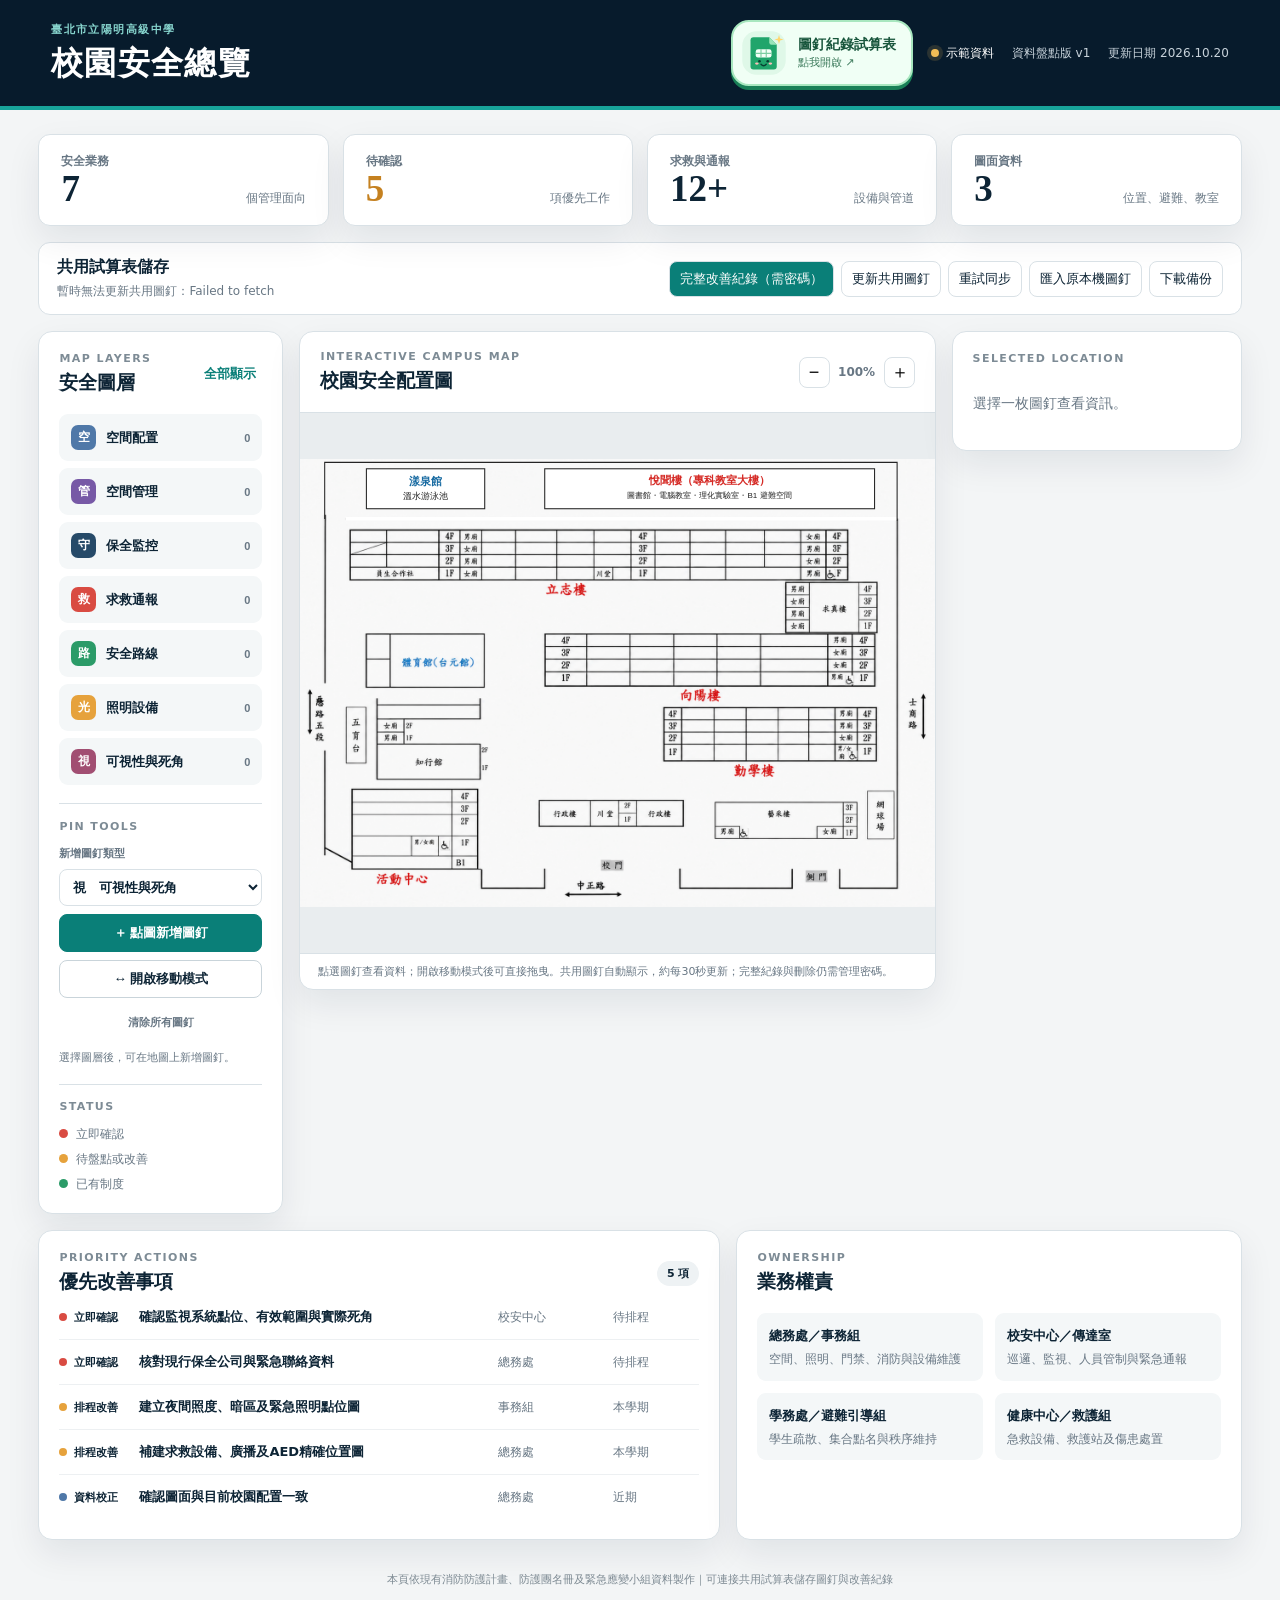
<file: campus-safety-dashboard/index.html>
<!doctype html><html lang="zh-Hant"><head><meta charset="utf-8"><meta name="viewport" content="width=device-width, initial-scale=1"><meta name="theme-color" content="#071b2c"><title>陽明高中校園安全總覽</title><meta name="description" content="校園安全空間、設備、路線、責任與改善事項的一頁式互動總覽"><link rel="stylesheet" href="styles.css"></head><body><header class="topbar"><div><p class="eyebrow">臺北市立陽明高級中學</p><h1>校園安全總覽</h1></div><div class="header-meta"><a class="sheet-shortcut" href="https://docs.google.com/spreadsheets/d/1kBAX215x-DrpNr9UYQLfTS2lmf_nVUK2c13gKuN5Jsc/edit?usp=sharing" target="_blank" rel="noopener noreferrer" aria-label="開啟校園安全圖釘紀錄試算表（另開分頁）" title="開啟共用試算表"><img src="assets/sheet-buddy.svg" alt="" width="48" height="48"><span><strong>圖釘紀錄試算表</strong><small>點我開啟 ↗</small></span></a><span class="live-dot">示範資料</span><span>資料盤點版 v1</span><span>更新日期 2026.10.20</span></div></header><main><section class="metrics" aria-label="安全摘要"><article><span class="metric-label">安全業務</span><strong>7</strong><small>個管理面向</small></article><article><span class="metric-label">待確認</span><strong class="amber">5</strong><small>項優先工作</small></article><article><span class="metric-label">求救與通報</span><strong>12+</strong><small>設備與管道</small></article><article><span class="metric-label">圖面資料</span><strong>3</strong><small>位置、避難、教室</small></article></section><section class="cloud-bar" aria-label="共用儲存"><div><b>共用試算表儲存</b><p id="cloudStatus" role="status">正在載入共用圖釘…</p></div><div class="cloud-buttons"><button id="cloudConnect">完整改善紀錄（需密碼）</button><button id="cloudRefresh" hidden>更新共用圖釘</button><button id="cloudRetry" hidden>重試同步</button><button id="cloudImport" hidden>匯入原本機圖釘</button><button id="cloudBackup" hidden>下載備份</button></div></section><section class="workspace"><aside class="panel filters"><div class="panel-heading"><div><p class="kicker">MAP LAYERS</p><h2>安全圖層</h2></div><button id="resetLayers" class="text-button">全部顯示</button></div><div id="layerList" class="layer-list"></div><div class="pin-tools"><p class="kicker">PIN TOOLS</p><label for="pinLayer">新增圖釘類型</label><select id="pinLayer" aria-label="新增圖釘類型"></select><button id="addPin" class="tool-button primary">＋ 點圖新增圖釘</button><button id="editPins" class="tool-button">↔ 開啟移動模式</button><button id="resetPins" class="tool-button subtle">清除所有圖釘</button><p id="pinHint" class="pin-hint">選擇圖層後，可在地圖上新增圖釘。</p></div><div class="legend"><p class="kicker">STATUS</p><div><span class="status red"></span>立即確認</div><div><span class="status amber"></span>待盤點或改善</div><div><span class="status green"></span>已有制度</div></div></aside><section class="map-panel" aria-label="互動式校園安全地圖"><div class="map-toolbar"><div><p class="kicker">INTERACTIVE CAMPUS MAP</p><h2>校園安全配置圖</h2></div><div class="map-actions"><button id="zoomOut" aria-label="縮小">−</button><span id="zoomValue">100%</span><button id="zoomIn" aria-label="放大">＋</button></div></div><div class="map-viewport" id="mapViewport"><div class="map-stage" id="mapStage"><img src="assets/campus-map-v3-no-track.png" alt="陽明高中校園建築配置圖"><img class="map-building-overlay" src="assets/rear-buildings.svg" alt="立志樓後方左側為漾泉館（溫水游泳池），右側為悅聞樓（專科教室大樓）"><div id="markers" class="markers"></div></div></div><div class="map-note">點選圖釘查看資料；開啟移動模式後可直接拖曳。<span id="mapStorageNote">圖釘暫存於這台裝置；連接共用試算表後可跨裝置存取。</span></div></section><aside class="panel detail" id="detailPanel" aria-live="polite"><p class="kicker">SELECTED LOCATION</p><div id="detailContent"></div></aside></section><section class="lower-grid"><article class="panel issues"><div class="panel-heading"><div><p class="kicker">PRIORITY ACTIONS</p><h2>優先改善事項</h2></div><span class="pill">5 項</span></div><div id="issueList"></div></article><article class="panel ownership"><div class="panel-heading"><div><p class="kicker">OWNERSHIP</p><h2>業務權責</h2></div></div><div class="owner-grid"><div><span>總務處／事務組</span><p>空間、照明、門禁、消防與設備維護</p></div><div><span>校安中心／傳達室</span><p>巡邏、監視、人員管制與緊急通報</p></div><div><span>學務處／避難引導組</span><p>學生疏散、集合點名與秩序維持</p></div><div><span>健康中心／救護組</span><p>急救設備、救護站及傷患處置</p></div></div></article></section></main><footer>本頁依現有消防防護計畫、防護團名冊及緊急應變小組資料製作｜可連接共用試算表儲存圖釘與改善紀錄</footer><dialog id="deleteAuthDialog" class="delete-auth" aria-labelledby="deleteAuthTitle" aria-describedby="deleteAuthMessage"><form id="deleteAuthForm"><h2 id="deleteAuthTitle">刪除圖釘確認</h2><p id="deleteAuthMessage"></p><label for="deleteAuthPassword">管理密碼</label><input id="deleteAuthPassword" type="password" required autocomplete="off" autocapitalize="off" spellcheck="false"><p id="deleteAuthError" role="alert"></p><div class="delete-auth-actions"><button id="deleteAuthCancel" type="button">取消</button><button type="submit">驗證並刪除</button></div></form></dialog><dialog id="cloudDialog" class="delete-auth" aria-labelledby="cloudTitle"><form id="cloudForm"><h2 id="cloudTitle">讀取共用資料</h2><p>圖釘位置已公開顯示。輸入管理密碼可查看提出人、聯絡方式與完整改善紀錄。</p><label for="cloudUrl">共用儲存連線網址</label><input id="cloudUrl" type="url" required placeholder="https://script.google.com/macros/s/…/exec"><label for="cloudPassword">管理密碼</label><input id="cloudPassword" type="password" required autocomplete="off"><p id="cloudError" role="alert"></p><div class="delete-auth-actions"><button type="button" onclick="this.closest('dialog').close();document.querySelector('#cloudPassword').value=''">取消</button><button type="submit">驗證並讀取</button></div></form></dialog><script src="app.js?v=20261020-public-pins"></script><script src="cloud.js?v=20261020-public-pins"></script></body></html>
</file>
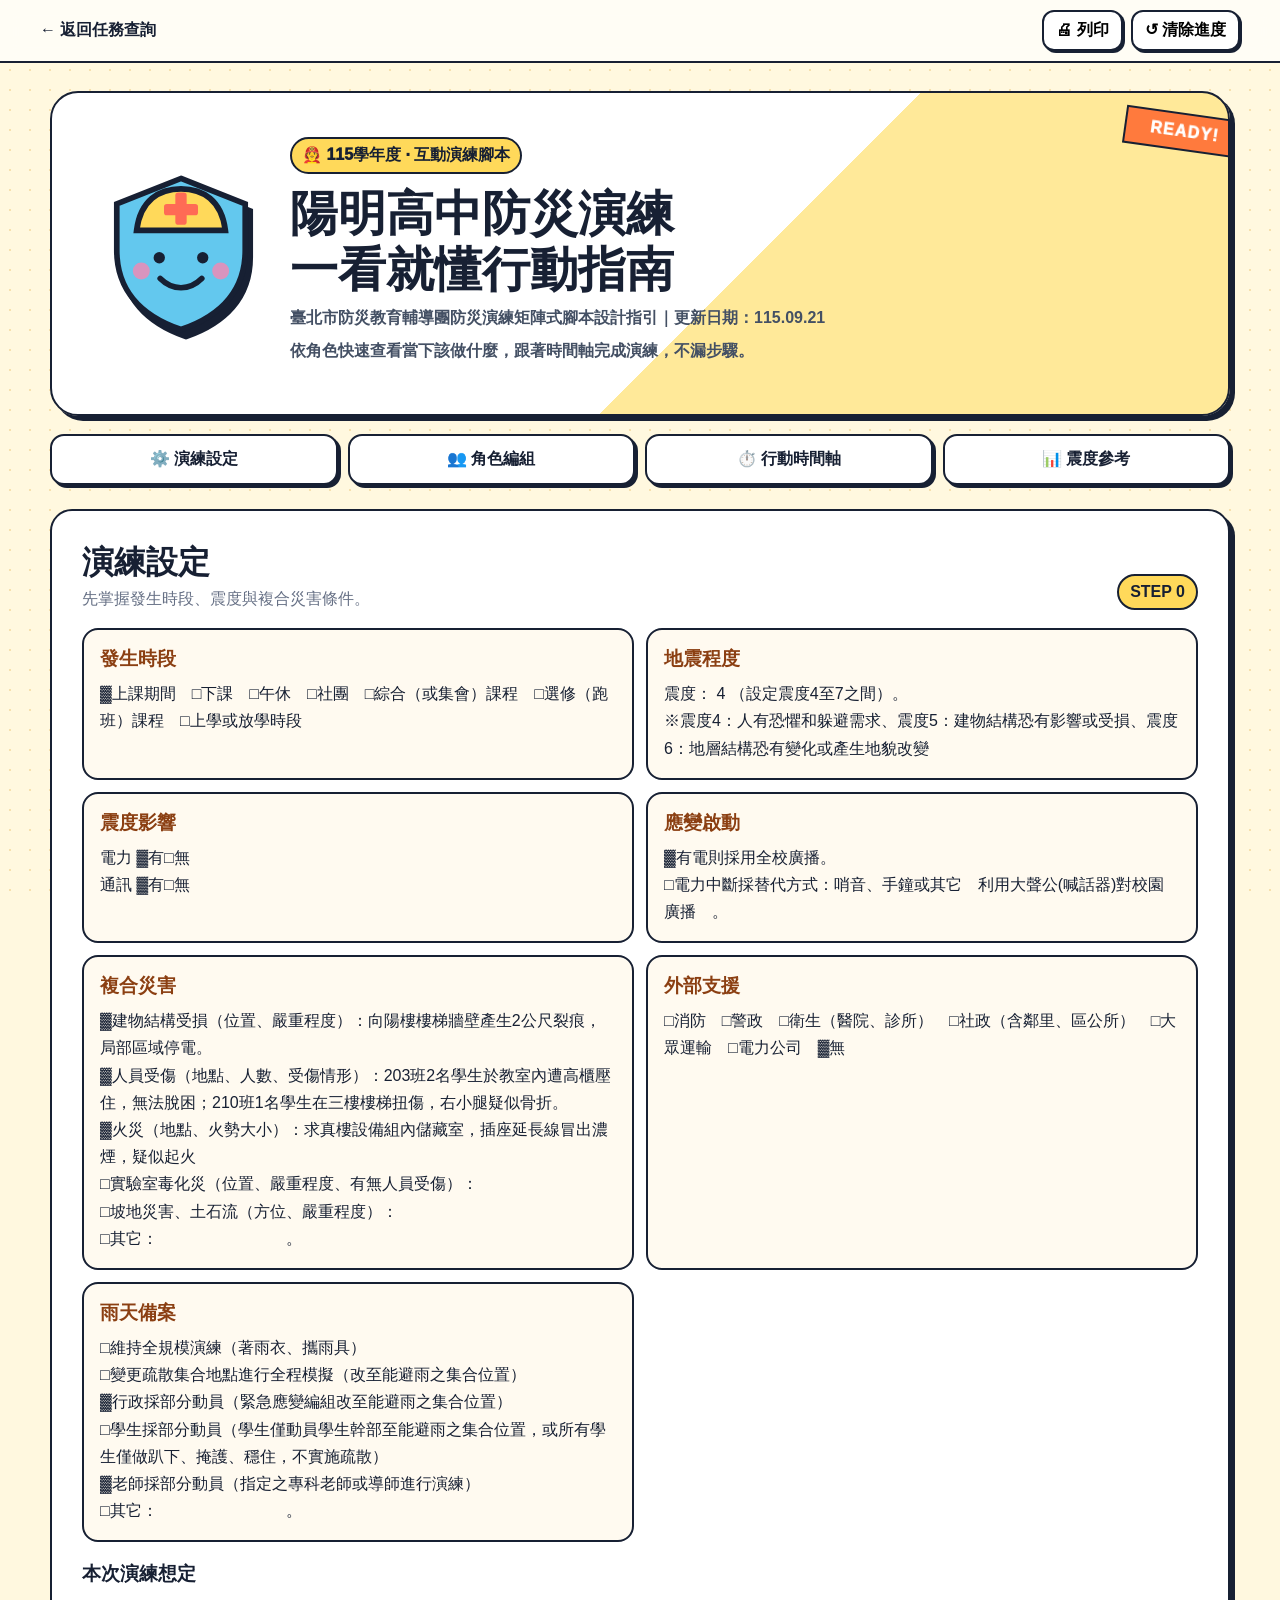
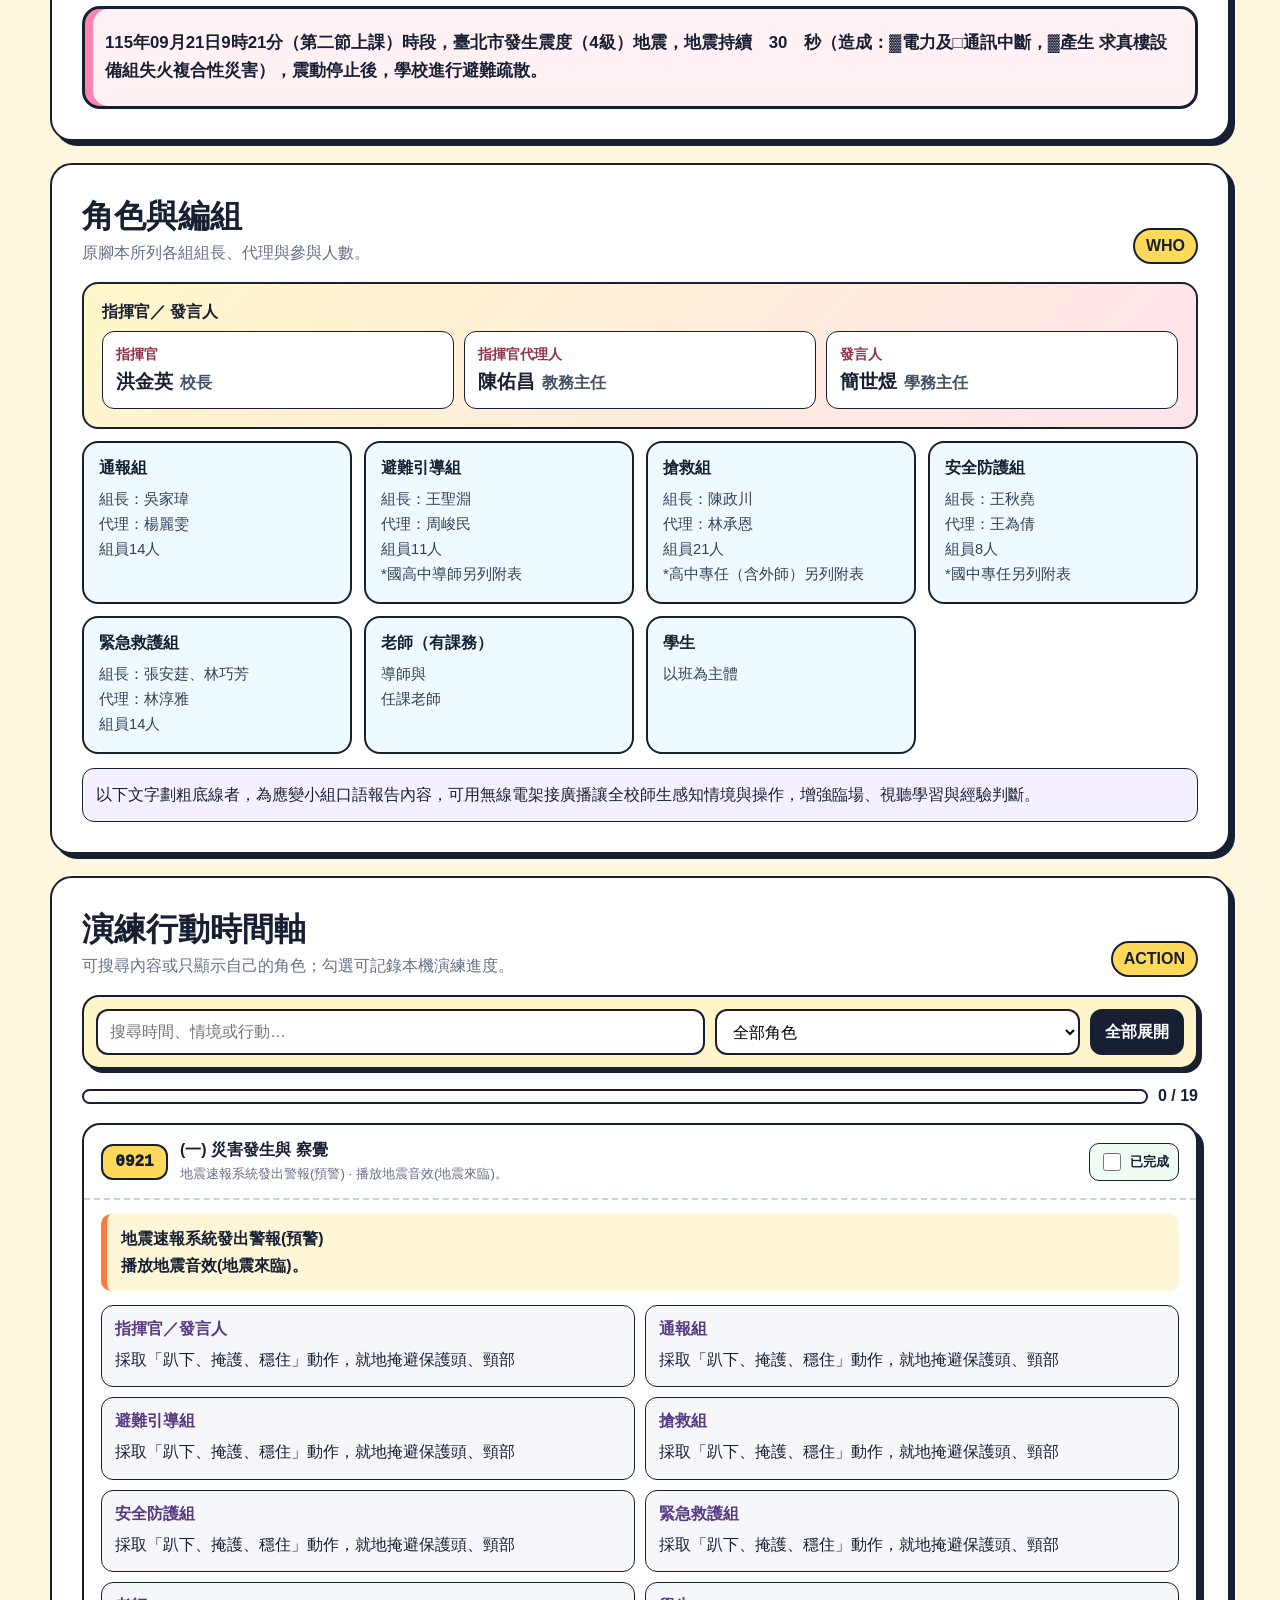
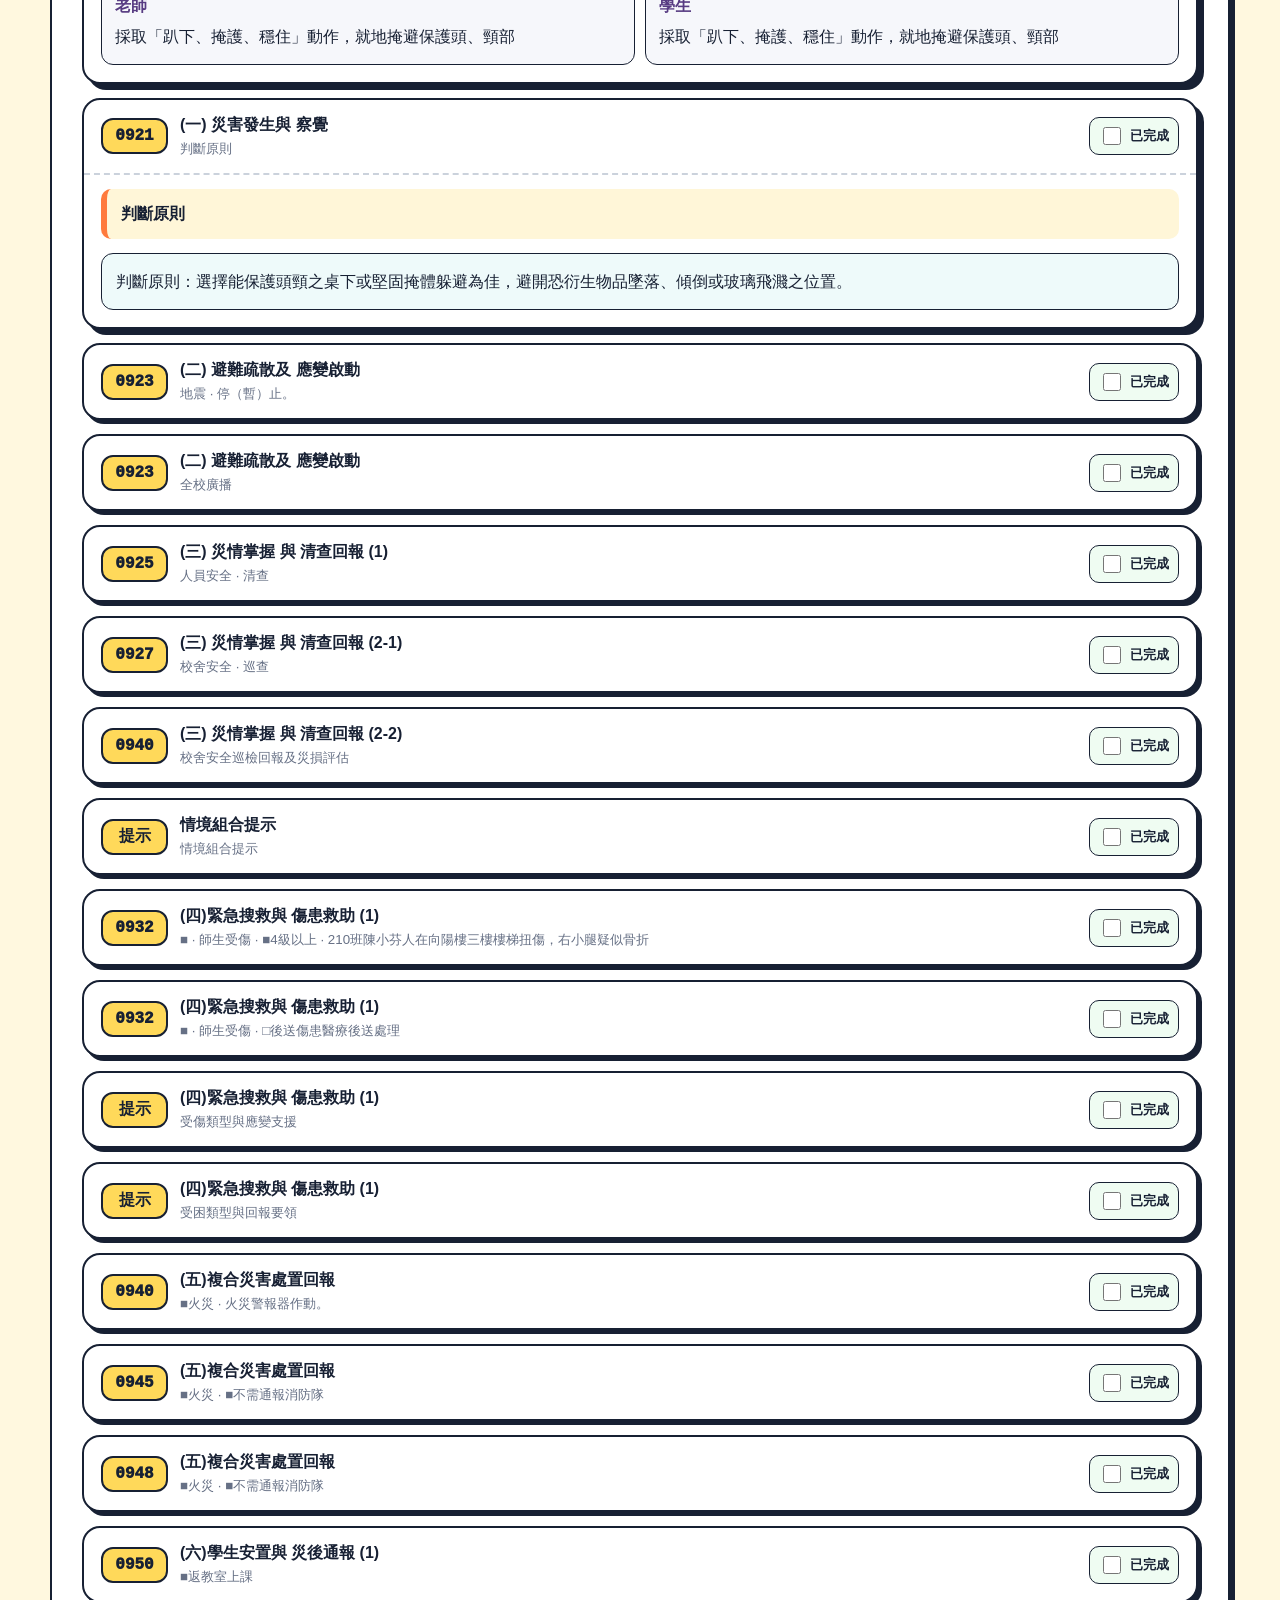
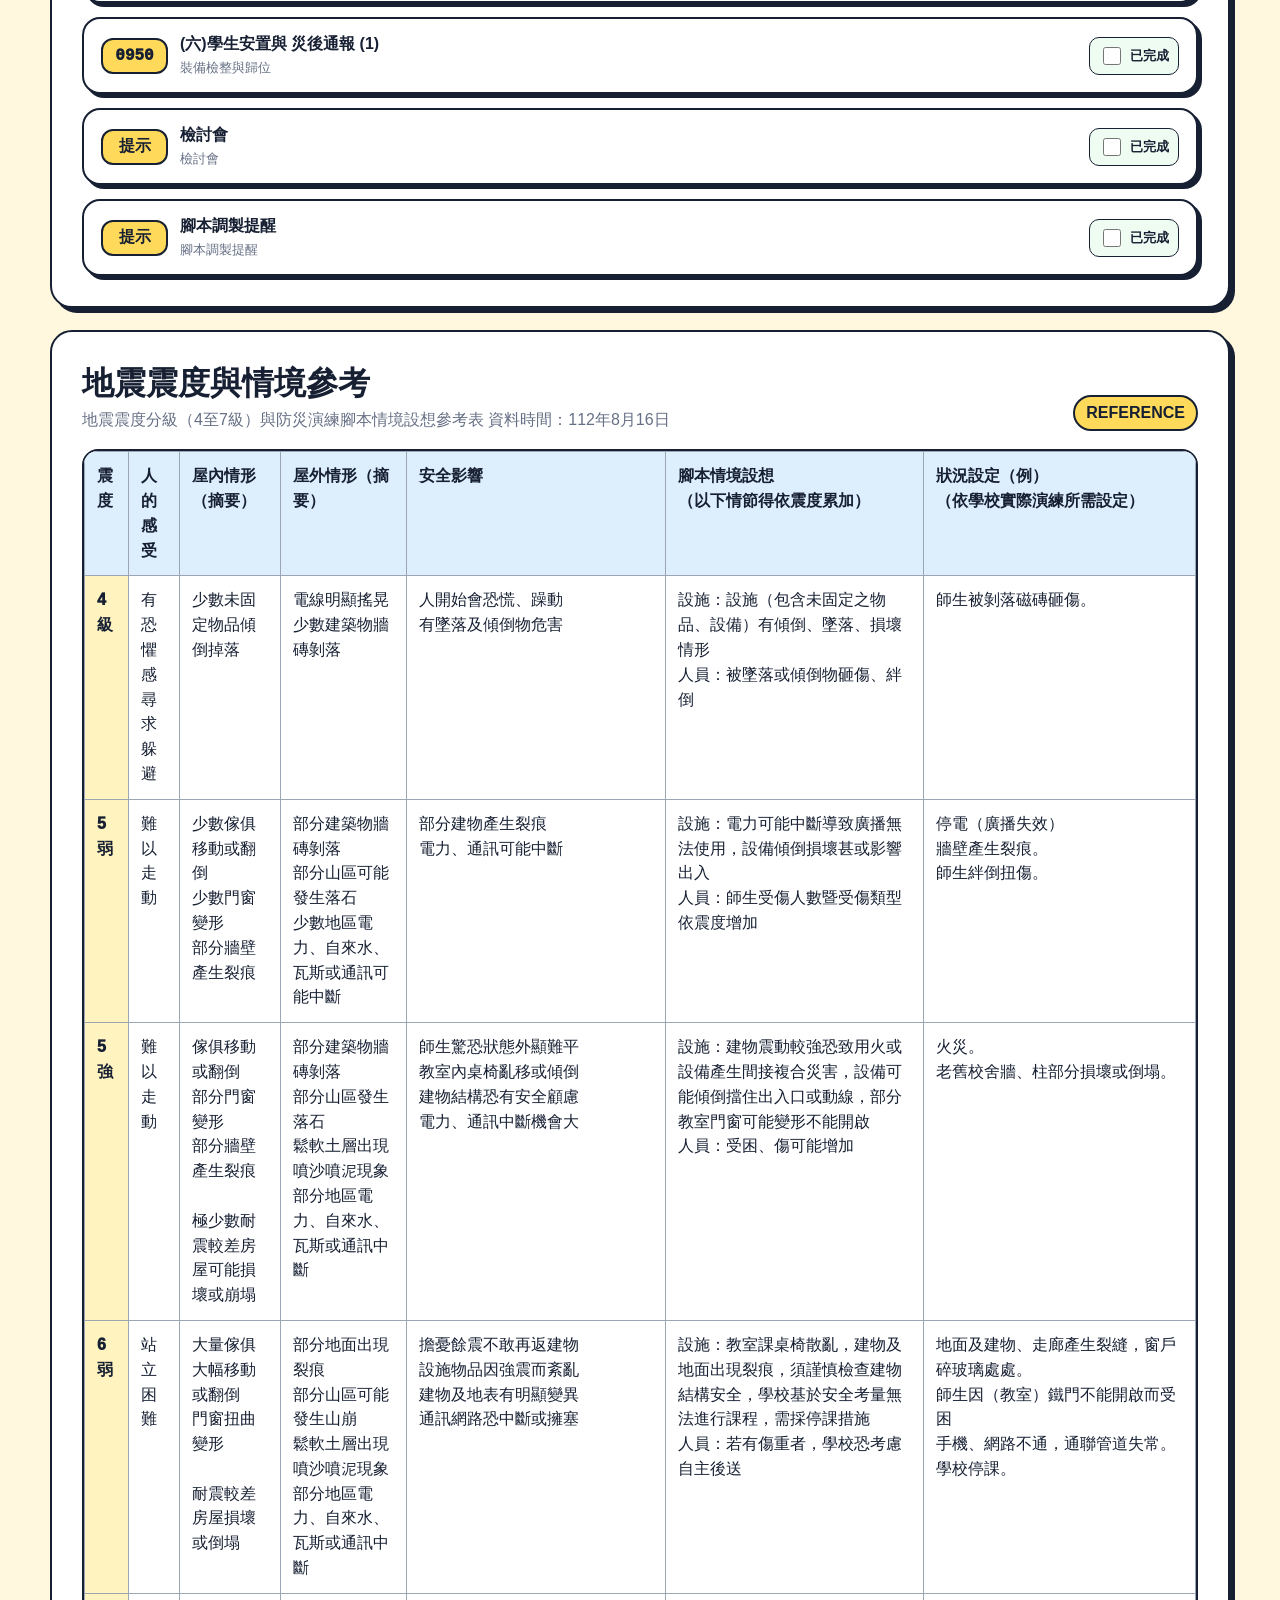
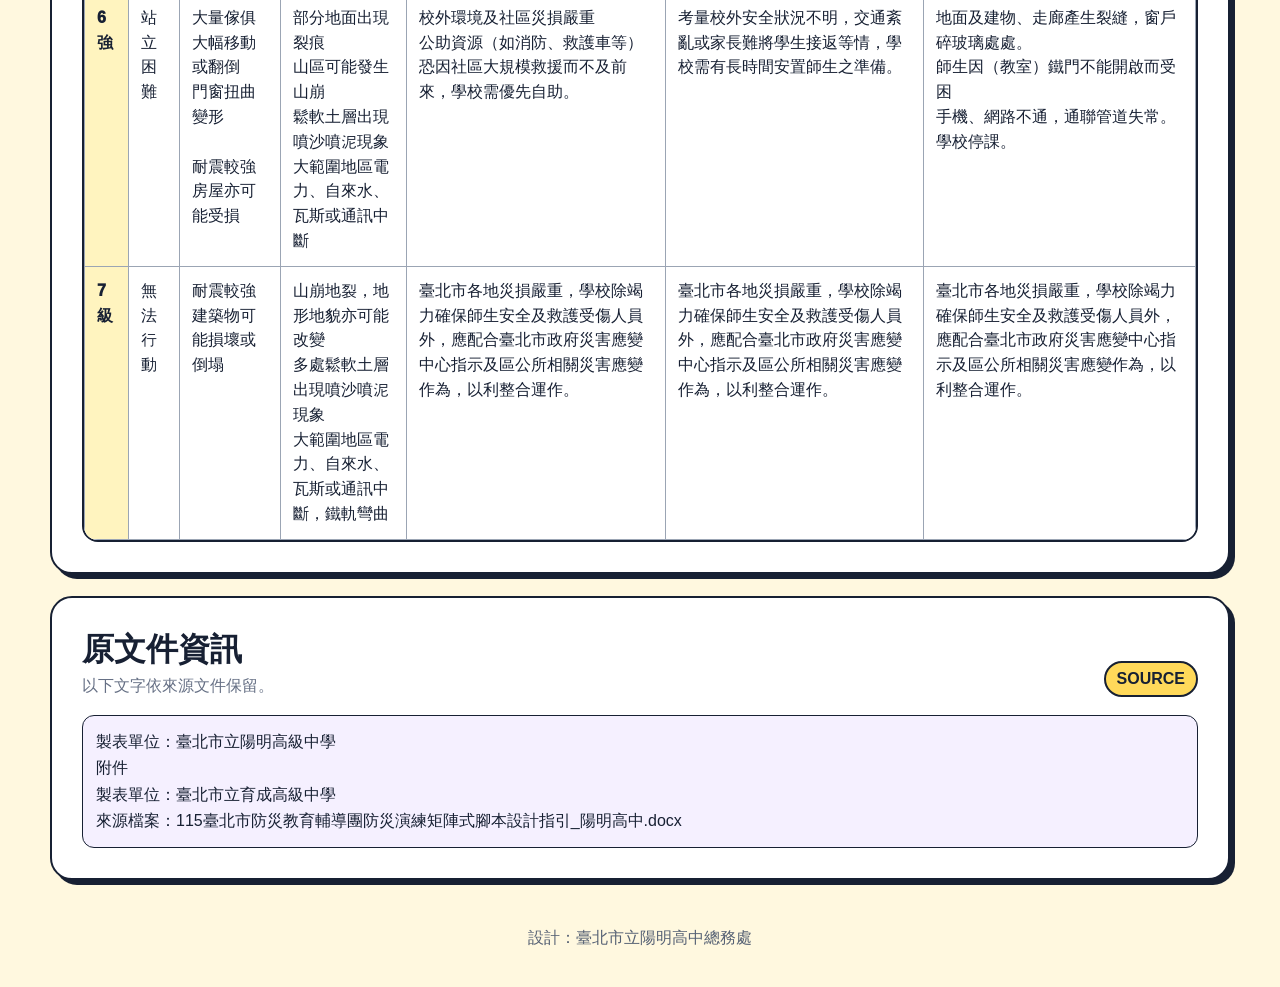
<file: drill-script.html>
<!doctype html>
<html lang="zh-Hant-TW">
<head>
  <meta charset="utf-8">
  <meta name="viewport" content="width=device-width, initial-scale=1">
  <meta name="description" content="臺北市立陽明高中防災演練互動腳本">
  <title>陽明高中防災演練互動腳本</title>
  <style>
    :root {
      --ink:#172033; --paper:#fffdf7; --yellow:#ffd95a; --orange:#ff7a3d;
      --blue:#63c8ee; --green:#74d68a; --pink:#ff83ae; --purple:#aa8ce8;
      --muted:#667085; --line:2px solid var(--ink); --shadow:5px 5px 0 var(--ink);
    }
    * { box-sizing:border-box; }
    html { scroll-behavior:smooth; }
    body { margin:0; color:var(--ink); background:#fff8df; font-family:"Noto Sans TC","Microsoft JhengHei",sans-serif; }
    body::before { content:""; position:fixed; inset:0; z-index:-1; opacity:.25; background-image:radial-gradient(#dc9918 1.2px,transparent 1.2px); background-size:20px 20px; }
    a { color:inherit; }
    button, input, select { font:inherit; }
    button, select { cursor:pointer; }
    .skip { position:absolute; left:-9999px; }
    .skip:focus { left:12px; top:12px; z-index:50; padding:10px; background:white; border:var(--line); }
    .topbar { position:sticky; top:0; z-index:20; display:flex; align-items:center; justify-content:space-between; gap:12px; padding:10px clamp(14px,4vw,40px); background:rgb(255 253 247 / .94); border-bottom:var(--line); backdrop-filter:blur(10px); }
    .back { display:inline-flex; align-items:center; gap:8px; text-decoration:none; font-weight:900; }
    .top-actions { display:flex; gap:8px; }
    .tiny-button { min-height:40px; padding:8px 12px; background:white; border:var(--line); border-radius:12px; font-weight:850; box-shadow:2px 2px 0 var(--ink); }
    main { width:min(1180px,calc(100% - 28px)); margin:auto; }
    .hero { position:relative; overflow:hidden; display:grid; grid-template-columns:auto 1fr; align-items:center; gap:24px; margin:28px 0 18px; padding:clamp(22px,5vw,44px); background:linear-gradient(135deg,#fff 0 58%,#ffe999 58%); border:var(--line); border-radius:28px; box-shadow:var(--shadow); }
    .hero::after { content:"READY!"; position:absolute; right:-17px; top:20px; transform:rotate(8deg); padding:8px 24px; color:white; background:var(--orange); border:var(--line); font-weight:1000; letter-spacing:.08em; }
    .mascot { width:clamp(112px,18vw,170px); filter:drop-shadow(5px 7px 0 #172033); }
    .eyebrow { display:inline-block; padding:6px 10px; background:var(--yellow); border:var(--line); border-radius:999px; font-weight:950; }
    h1 { margin:12px 0 8px; font-size:clamp(1.65rem,5vw,3rem); line-height:1.16; }
    .hero p { margin:6px 0; color:#445064; font-weight:700; line-height:1.65; }
    .quick-nav { display:grid; grid-template-columns:repeat(4,1fr); gap:10px; margin:18px 0 24px; }
    .quick-nav a { padding:13px 8px; text-align:center; text-decoration:none; background:white; border:var(--line); border-radius:14px; box-shadow:3px 3px 0 var(--ink); font-weight:900; }
    .quick-nav a:hover { transform:translate(-1px,-1px); box-shadow:5px 5px 0 var(--ink); }
    .panel { margin:22px 0; padding:clamp(18px,4vw,30px); background:white; border:var(--line); border-radius:22px; box-shadow:var(--shadow); }
    .section-head { display:flex; align-items:end; justify-content:space-between; gap:14px; margin-bottom:18px; }
    .section-head h2 { margin:0; font-size:clamp(1.35rem,3vw,2rem); }
    .section-head p { margin:4px 0 0; color:var(--muted); }
    .badge { flex:none; padding:7px 11px; background:var(--yellow); border:var(--line); border-radius:999px; font-weight:900; }
    .settings { display:grid; grid-template-columns:repeat(2,minmax(0,1fr)); gap:12px; }
    .setting { padding:16px; background:#fffaf0; border:var(--line); border-radius:16px; }
    .setting h3 { margin:0 0 8px; color:#8b3f12; }
    .preserve { margin:0; white-space:pre-line; line-height:1.7; }
    .scenario { padding:20px; background:#fff1f4; border:3px solid var(--ink); border-radius:18px; box-shadow:inset 8px 0 0 var(--pink); font-size:1.05rem; font-weight:750; }
    .team-grid { display:grid; grid-template-columns:repeat(4,minmax(0,1fr)); gap:12px; }
    .team { padding:15px; background:#eefaff; border:var(--line); border-radius:16px; }
    .team h3 { margin:0 0 8px; font-size:1rem; }
    .team p { color:#344054; font-size:.92rem; }
    .team.command-team { grid-column:1 / -1; padding:18px; background:linear-gradient(135deg,#fff7c9,#ffe3ec); }
    .leadership-list { display:grid; grid-template-columns:repeat(3,minmax(0,1fr)); gap:10px; }
    .leader { padding:13px; background:white; border:1.5px solid var(--ink); border-radius:12px; }
    .leader span { display:block; color:#8f3548; font-size:.88rem; font-weight:900; }
    .leader strong { display:inline-block; margin:5px 7px 0 0; font-size:1.18rem; }
    .leader em { color:#445064; font-style:normal; font-weight:750; }
    .toolbar { position:sticky; top:62px; z-index:15; display:grid; grid-template-columns:minmax(180px,1fr) minmax(180px,.6fr) auto; gap:10px; padding:12px; background:#fff5c8; border:var(--line); border-radius:17px; box-shadow:4px 4px 0 var(--ink); }
    .toolbar input, .toolbar select { width:100%; min-height:46px; padding:10px 12px; background:white; border:var(--line); border-radius:12px; }
    .toolbar button { min-height:46px; padding:8px 13px; background:var(--ink); color:white; border:var(--line); border-radius:12px; font-weight:900; }
    .progress-wrap { display:grid; grid-template-columns:1fr auto; align-items:center; gap:10px; margin:18px 0; font-weight:850; }
    .progress { height:15px; overflow:hidden; background:white; border:var(--line); border-radius:999px; }
    .progress span { display:block; width:0; height:100%; background:linear-gradient(90deg,var(--green),var(--blue)); transition:width .2s; }
    .timeline { display:grid; gap:14px; }
    .step { position:relative; background:white; border:var(--line); border-radius:18px; box-shadow:4px 4px 0 var(--ink); }
    .step[open] { box-shadow:6px 6px 0 var(--ink); }
    .step summary { display:grid; grid-template-columns:auto 1fr auto; align-items:center; gap:12px; padding:15px 17px; cursor:pointer; list-style:none; }
    .step summary::-webkit-details-marker { display:none; }
    .time { min-width:67px; padding:8px; text-align:center; background:var(--yellow); border:var(--line); border-radius:12px; font:950 1rem/1 ui-monospace,monospace; }
    .step-title strong { display:block; }
    .step-title small { display:block; margin-top:4px; color:var(--muted); }
    .done-label { display:flex; align-items:center; gap:6px; padding:6px 9px; background:#effcf2; border:1.5px solid var(--ink); border-radius:10px; font-size:.83rem; font-weight:850; }
    .done-label input { width:18px; height:18px; accent-color:#198754; }
    .step-body { padding:0 17px 17px; border-top:2px dashed #cbd2dc; }
    .scenario-text { margin:14px 0; padding:12px 14px; background:#fff6d8; border-left:6px solid var(--orange); border-radius:10px; white-space:pre-line; font-weight:750; line-height:1.65; }
    .actions { display:grid; grid-template-columns:repeat(2,minmax(0,1fr)); gap:10px; }
    .action { padding:13px; background:#f6f7fb; border:1.5px solid var(--ink); border-radius:12px; }
    .action h4 { margin:0 0 7px; color:#573b82; }
    .action p { margin:0; white-space:pre-line; line-height:1.65; }
    .action.empty { display:none; }
    .note-list { display:grid; gap:10px; margin-top:14px; }
    .note-card { padding:14px; white-space:pre-line; line-height:1.7; background:#eefafa; border:1.5px solid var(--ink); border-radius:12px; }
    .reference-wrap { overflow:auto; border:var(--line); border-radius:16px; }
    table { width:100%; min-width:920px; border-collapse:collapse; background:white; }
    th, td { padding:12px; vertical-align:top; text-align:left; border:1px solid #9ba5b4; white-space:pre-line; line-height:1.55; }
    th { position:sticky; top:0; background:#ddeffc; }
    td:first-child { font-weight:950; background:#fff4bf; }
    .source-note { margin-top:14px; padding:13px; background:#f5f0ff; border:1.5px solid var(--ink); border-radius:12px; line-height:1.65; }
    footer { margin:30px 0 20px; padding:18px; text-align:center; color:#566174; }
    .hidden { display:none !important; }
    @media (max-width:820px) {
      .hero { grid-template-columns:1fr; text-align:center; }
      .mascot { margin:auto; }
      .quick-nav, .team-grid { grid-template-columns:repeat(2,1fr); }
      .leadership-list { grid-template-columns:1fr; }
      .toolbar { top:58px; grid-template-columns:1fr; }
      .actions, .settings { grid-template-columns:1fr; }
      .step summary { grid-template-columns:auto 1fr; }
      .done-label { grid-column:1 / -1; justify-self:start; }
    }
    @media (max-width:480px) { .quick-nav { grid-template-columns:1fr 1fr; } .top-actions .print { display:none; } }
    @media print {
      body { background:white; }
      .topbar, .quick-nav, .toolbar, .done-label { display:none !important; }
      main { width:100%; }
      .hero, .panel, .step { break-inside:avoid; box-shadow:none; }
      .step:not([open]) .step-body { display:block; }
    }
  </style>
</head>
<body>
  <a class="skip" href="#timeline">跳至演練時間軸</a>
  <nav class="topbar" aria-label="頁面導覽">
    <a class="back" href="index.html">← 返回任務查詢</a>
    <div class="top-actions">
      <button class="tiny-button print" type="button" onclick="window.print()">🖨 列印</button>
      <button id="reset-progress" class="tiny-button" type="button">↺ 清除進度</button>
    </div>
  </nav>

  <main id="main">
    <header class="hero">
      <svg class="mascot" viewBox="0 0 180 180" role="img" aria-label="可愛防災小隊長圖示">
        <path d="M90 10 158 37v49c0 43-27 70-68 84-41-14-68-41-68-84V37Z" fill="#63c8ee" stroke="#172033" stroke-width="6"/>
        <path d="M43 65c4-32 24-44 47-44s43 12 47 44Z" fill="#ffd95a" stroke="#172033" stroke-width="6"/>
        <rect x="84" y="25" width="12" height="34" rx="3" fill="#ff6b55"/>
        <rect x="72" y="37" width="36" height="12" rx="3" fill="#ff6b55"/>
        <circle cx="67" cy="94" r="6" fill="#172033"/><circle cx="113" cy="94" r="6" fill="#172033"/>
        <path d="M68 116c13 13 31 13 44 0" fill="none" stroke="#172033" stroke-width="6" stroke-linecap="round"/>
        <circle cx="48" cy="108" r="9" fill="#ff83ae" opacity=".75"/><circle cx="132" cy="108" r="9" fill="#ff83ae" opacity=".75"/>
      </svg>
      <div>
        <span class="eyebrow">🧑‍🚒 115學年度 · 互動演練腳本</span>
        <h1>陽明高中防災演練<br>一看就懂行動指南</h1>
        <p id="document-title"></p>
        <p>依角色快速查看當下該做什麼，跟著時間軸完成演練，不漏步驟。</p>
      </div>
    </header>

    <nav class="quick-nav" aria-label="快速跳轉">
      <a href="#settings">⚙️ 演練設定</a><a href="#teams">👥 角色編組</a>
      <a href="#timeline">⏱️ 行動時間軸</a><a href="#reference">📊 震度參考</a>
    </nav>

    <section id="settings" class="panel">
      <div class="section-head"><div><h2>演練設定</h2><p>先掌握發生時段、震度與複合災害條件。</p></div><span class="badge">STEP 0</span></div>
      <div id="settings-grid" class="settings"></div>
      <h3>本次演練想定</h3><div id="scenario" class="scenario preserve"></div>
    </section>

    <section id="teams" class="panel">
      <div class="section-head"><div><h2>角色與編組</h2><p>原腳本所列各組組長、代理與參與人數。</p></div><span class="badge">WHO</span></div>
      <div id="team-grid" class="team-grid"></div>
      <div id="oral-note" class="source-note"></div>
    </section>

    <section id="timeline" class="panel">
      <div class="section-head"><div><h2>演練行動時間軸</h2><p>可搜尋內容或只顯示自己的角色；勾選可記錄本機演練進度。</p></div><span class="badge">ACTION</span></div>
      <div class="toolbar" aria-label="腳本篩選工具">
        <input id="search" type="search" placeholder="搜尋時間、情境或行動…" aria-label="搜尋腳本">
        <select id="role-filter" aria-label="依角色篩選"></select>
        <button id="toggle-all" type="button">全部展開</button>
      </div>
      <div class="progress-wrap"><div class="progress" aria-hidden="true"><span id="progress-bar"></span></div><span id="progress-text">0 / 0</span></div>
      <div id="timeline-list" class="timeline"></div>
      <p id="empty-message" class="source-note hidden">找不到符合條件的步驟，請調整搜尋文字或角色。</p>
    </section>

    <section id="reference" class="panel">
      <div class="section-head"><div><h2>地震震度與情境參考</h2><p id="reference-title"></p></div><span class="badge">REFERENCE</span></div>
      <div class="reference-wrap"><table><thead><tr id="reference-head"></tr></thead><tbody id="reference-body"></tbody></table></div>
    </section>

    <section class="panel">
      <div class="section-head"><div><h2>原文件資訊</h2><p>以下文字依來源文件保留。</p></div><span class="badge">SOURCE</span></div>
      <div id="unit-notes" class="source-note preserve"></div>
    </section>

    <footer>設計：臺北市立陽明高中總務處</footer>
  </main>

  <script src="drill-data.js"></script>
  <script>
    (() => {
      const data = window.DRILL_DATA;
      if (!data) { document.body.textContent = '腳本資料載入失敗，請確認 drill-data.js 已一併部署。'; return; }
      const el = (tag, className, text) => { const node = document.createElement(tag); if (className) node.className = className; if (text !== undefined) node.textContent = text; return node; };
      document.getElementById('document-title').textContent = `${data.title}｜更新日期：${data.updated}`;
      document.getElementById('scenario').textContent = data.scenario;
      document.getElementById('oral-note').textContent = data.oralReportNote;
      document.getElementById('unit-notes').textContent = `${data.unitNotes.join('\n')}\n來源檔案：${data.sourceFile}`;

      const settingsGrid = document.getElementById('settings-grid');
      data.settings.forEach(item => { const card = el('article','setting'); card.append(el('h3','',item.label),el('p','preserve',item.text)); settingsGrid.append(card); });
      const teamGrid = document.getElementById('team-grid');
      data.teams.forEach(item => {
        const isCommand=item.role.includes('指揮官'); const card=el('article',`team${isCommand?' command-team':''}`); card.append(el('h3','',item.role));
        if(isCommand){ const leaders=el('div','leadership-list'); data.leadership.forEach(person=>{ const leader=el('div','leader'); leader.append(el('span','',person.role),el('strong','',person.name),el('em','',person.title)); leaders.append(leader); }); card.append(leaders); }
        else card.append(el('p','preserve',item.members));
        teamGrid.append(card);
      });

      const roleFilter = document.getElementById('role-filter');
      const roles = ['全部角色', ...new Set(data.timeline.flatMap(step => (step.actions || []).map(action => action.role)))];
      roles.forEach(role => { const option=el('option','',role); option.value=role; roleFilter.append(option); });
      const list = document.getElementById('timeline-list');
      const stored = JSON.parse(localStorage.getItem('yamsh-drill-progress') || '{}');

      data.timeline.forEach((step,index) => {
        const details=el('details','step'); details.dataset.index=index; details.open=index<2;
        const summary=el('summary'); const time=el('span','time',step.time || '提示');
        const title=el('span','step-title'); title.append(el('strong','',step.stage.replace(/\n/g,' ')),el('small','',step.scenario.replace(/\n/g,' · ')));
        const done=el('label','done-label'); const checkbox=el('input'); checkbox.type='checkbox'; checkbox.checked=Boolean(stored[index]); checkbox.setAttribute('aria-label',`完成步驟 ${index+1}`); done.append(checkbox,document.createTextNode(' 已完成'));
        checkbox.addEventListener('click',event => event.stopPropagation()); checkbox.addEventListener('change',() => { stored[index]=checkbox.checked; localStorage.setItem('yamsh-drill-progress',JSON.stringify(stored)); updateProgress(); });
        summary.append(time,title,done); const body=el('div','step-body');
        if(step.scenario) body.append(el('div','scenario-text',step.scenario));
        if(step.actions){ const actions=el('div','actions'); step.actions.forEach(action => { const card=el('article',`action${action.text?'':' empty'}`); card.dataset.role=action.role; card.append(el('h4','',action.role),el('p','',action.text)); actions.append(card); }); body.append(actions); }
        if(step.notes){ const notes=el('div','note-list'); step.notes.forEach(note => notes.append(el('div','note-card',note))); body.append(notes); }
        details.append(summary,body); list.append(details);
      });

      const search=document.getElementById('search'); const empty=document.getElementById('empty-message');
      function filter(){ const q=search.value.trim().toLowerCase(); const role=roleFilter.value; let visible=0;
        [...list.children].forEach(card => { const roleCards=[...card.querySelectorAll('.action')]; roleCards.forEach(a => a.classList.toggle('hidden',role!=='全部角色'&&a.dataset.role!==role)); const roleMatch=role==='全部角色'||roleCards.length===0||roleCards.some(a=>a.dataset.role===role&&a.textContent.trim()); const textMatch=!q||card.textContent.toLowerCase().includes(q); const show=roleMatch&&textMatch; card.classList.toggle('hidden',!show); if(show) visible++; }); empty.classList.toggle('hidden',visible!==0); }
      search.addEventListener('input',filter); roleFilter.addEventListener('change',filter);
      let expanded=false; document.getElementById('toggle-all').addEventListener('click',event => { expanded=!expanded; [...list.children].filter(x=>!x.classList.contains('hidden')).forEach(x=>x.open=expanded); event.currentTarget.textContent=expanded?'全部收合':'全部展開'; });
      function updateProgress(){ const checks=[...document.querySelectorAll('.done-label input')]; const complete=checks.filter(c=>c.checked).length; document.getElementById('progress-text').textContent=`${complete} / ${checks.length}`; document.getElementById('progress-bar').style.width=`${checks.length?complete/checks.length*100:0}%`; }
      document.getElementById('reset-progress').addEventListener('click',()=>{ localStorage.removeItem('yamsh-drill-progress'); document.querySelectorAll('.done-label input').forEach(c=>c.checked=false); updateProgress(); }); updateProgress();

      document.getElementById('reference-title').textContent=data.reference.title;
      const head=document.getElementById('reference-head'); data.reference.headers.forEach(value=>head.append(el('th','',value)));
      const tbody=document.getElementById('reference-body'); data.reference.rows.forEach(row=>{ const tr=el('tr'); row.forEach(value=>tr.append(el('td','',value))); tbody.append(tr); });
    })();
  </script>
</body>
</html>
</file>
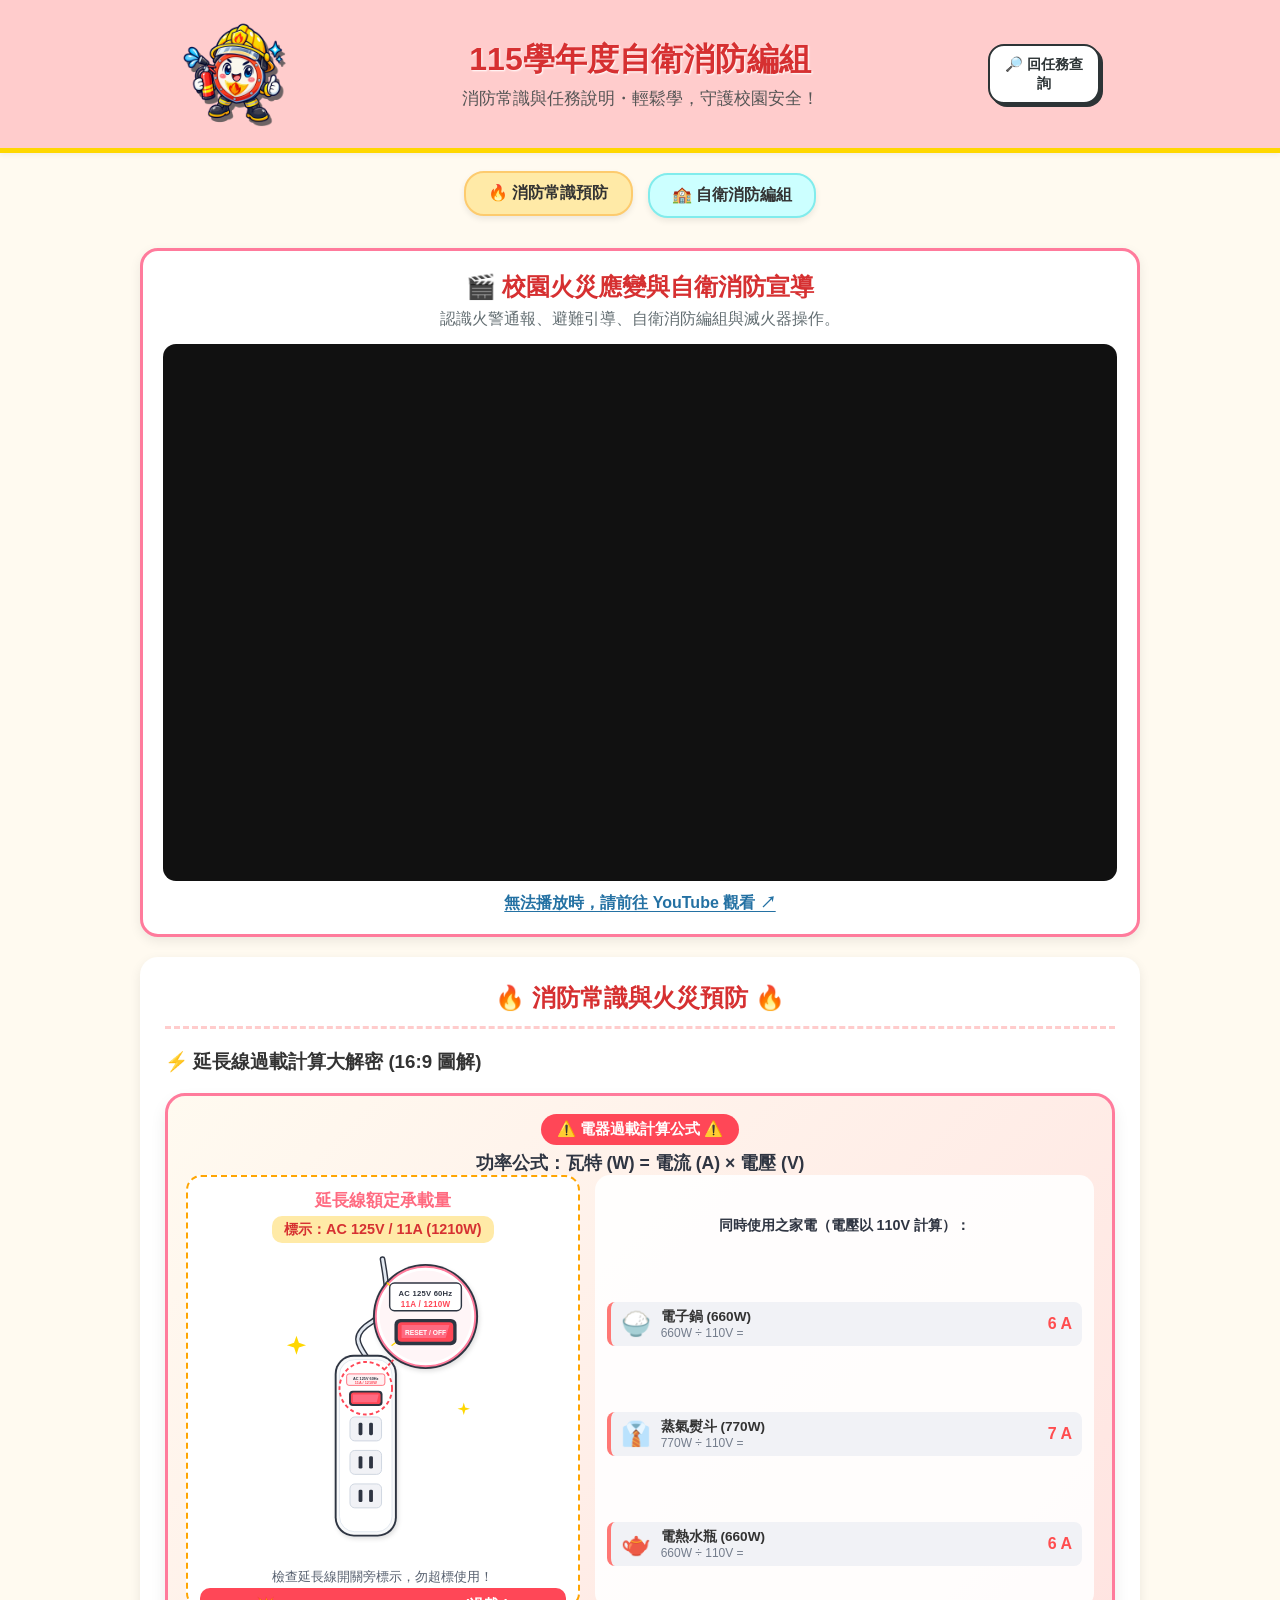
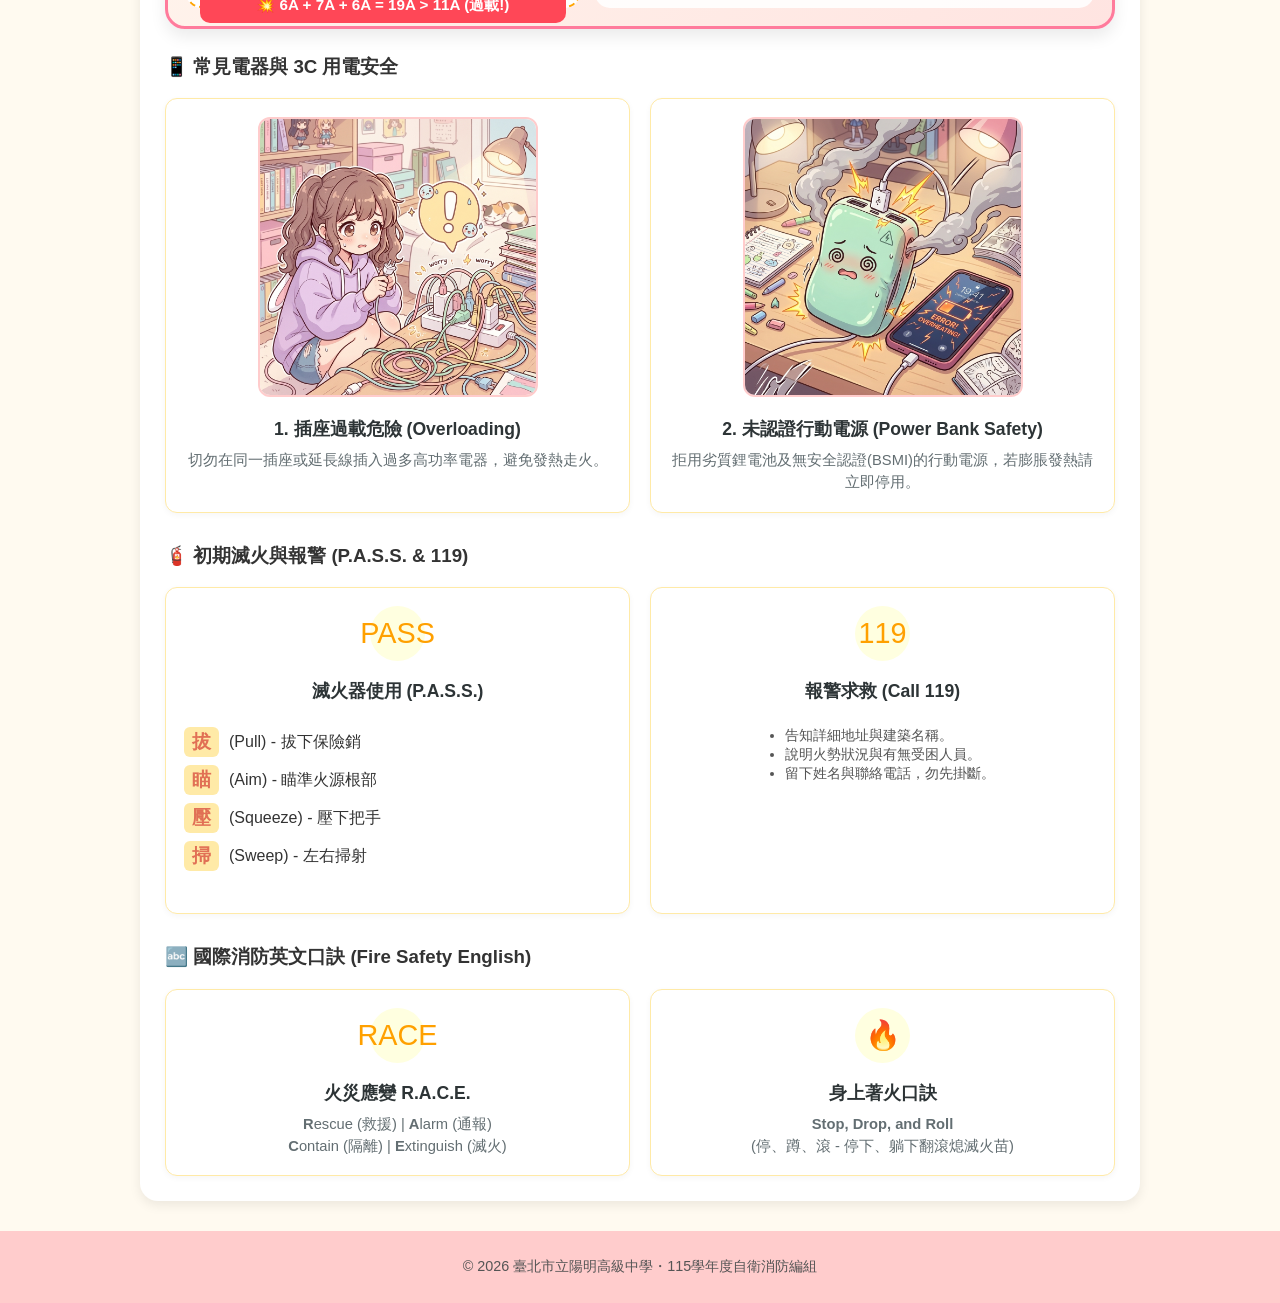
<file: FireSafety.html>
<!DOCTYPE html>
<html lang="zh-Hant">
<head>
    <meta charset="UTF-8">
    <meta name="viewport" content="width=device-width, initial-scale=1.0">
    <title>臺北市立陽明高級中學 115學年度自衛消防編組與消防常識</title>
    <style>
        :root {
            --primary-color: #ffcccc; 
            --secondary-color: #ccffff; 
            --accent-color: #ffffe0; 
            --text-color: #333;
            --background-color: #fffaf0; 
            --highlight-color: #ffd700; 
            --button-color: #b3e5fc;
            --card-color: #ffffff;
            --font-family: 'Arial', 'Microsoft JhengHei', sans-serif;
        }

        *, *::before, *::after {
            box-sizing: border-box;
        }

        body {
            font-family: var(--font-family);
            background-color: var(--background-color);
            color: var(--text-color);
            margin: 0;
            padding: 0;
            display: flex;
            flex-direction: column;
            align-items: center;
        }

        header {
            background-color: var(--primary-color);
            color: #fff;
            padding: 20px;
            text-align: center;
            width: 100%;
            border-bottom: 5px solid var(--highlight-color);
            box-shadow: 0 2px 5px rgba(0,0,0,0.05);
        }

        header h1 {
            margin: 0;
            font-size: 2em;
            color: #d63031;
            text-shadow: 1px 1px 2px #fff;
        }

        header p {
            margin: 5px 0 0;
            font-size: 1.05em;
            color: #555;
        }

        .header-inner {
            width: min(92%, 920px);
            margin: 0 auto;
            display: grid;
            grid-template-columns: 112px 1fr 112px;
            align-items: center;
            gap: 18px;
        }

        .header-mascot {
            width: 108px;
            height: 108px;
            object-fit: contain;
            filter: drop-shadow(3px 4px 0 rgba(45, 52, 54, .7));
        }

        .back-home {
            display: inline-flex;
            align-items: center;
            justify-content: center;
            min-height: 48px;
            padding: 9px 12px;
            color: #2d3436;
            background: #fff;
            border: 2px solid #2d3436;
            border-radius: 16px;
            box-shadow: 3px 3px 0 #2d3436;
            font-size: .9rem;
            font-weight: bold;
            line-height: 1.35;
            text-decoration: none;
            transition: transform .2s, box-shadow .2s;
        }

        .back-home:hover {
            transform: translate(-2px, -2px);
            box-shadow: 5px 5px 0 #2d3436;
        }

        nav {
            margin: 20px 0;
            display: flex;
            gap: 15px;
            flex-wrap: wrap;
            justify-content: center;
        }

        nav button {
            background-color: var(--secondary-color);
            border: 2px solid #81ecec;
            color: var(--text-color);
            padding: 10px 22px;
            border-radius: 20px;
            cursor: pointer;
            font-size: 1em;
            font-weight: bold;
            transition: all 0.3s ease;
            box-shadow: 0 3px 6px rgba(0,0,0,0.08);
        }

        nav button:hover, nav button.active-btn {
            background-color: #ffeaa7;
            border-color: #fdcb6e;
            transform: translateY(-2px);
        }

        .container {
            width: 90%;
            max-width: 1000px;
            display: flex;
            flex-direction: column;
            gap: 20px;
            padding: 10px 0 30px;
        }

        .section {
            display: none;
            background-color: var(--card-color);
            border-radius: 18px;
            box-shadow: 0 4px 12px rgba(0,0,0,0.08);
            padding: 25px;
        }

        .section.active {
            display: block;
        }

        .section h2 {
            text-align: center;
            color: #d63031;
            border-bottom: 3px dashed var(--primary-color);
            padding-bottom: 12px;
            margin-top: 0;
        }

        .video-card {
            background: #fff;
            border: 3px solid #ff7b9c;
            border-radius: 18px;
            box-shadow: 0 4px 12px rgba(0,0,0,0.08);
            padding: 20px;
        }

        .video-card h2 {
            margin: 0 0 6px;
            color: #d63031;
            text-align: center;
        }

        .video-card p {
            margin: 0 0 14px;
            color: #636e72;
            text-align: center;
        }

        .video-frame {
            position: relative;
            width: 100%;
            aspect-ratio: 16 / 9;
            overflow: hidden;
            background: #111;
            border-radius: 13px;
        }

        .video-frame iframe {
            position: absolute;
            inset: 0;
            width: 100%;
            height: 100%;
            border: 0;
        }

        .video-link {
            display: block;
            width: fit-content;
            margin: 12px auto 0;
            color: #2471a3;
            font-weight: bold;
            text-underline-offset: 3px;
        }

        .video-link:hover {
            color: #d63031;
        }

        /* 16:9 計算圖卡樣式 */
        .card-16-9 {
            aspect-ratio: 16 / 9;
            width: 100%;
            background: linear-gradient(135deg, #fffaf0 0%, #ffe4e1 100%);
            border: 3px solid #ff7b9c;
            border-radius: 20px;
            padding: 18px;
            box-sizing: border-box;
            box-shadow: 0 8px 16px rgba(0,0,0,0.08);
            margin-bottom: 25px;
            display: flex;
            flex-direction: column;
            justify-content: space-between;
        }

        .card-16-9-header {
            text-align: center;
        }

        .card-16-9-body {
            display: flex;
            height: calc(100% - 60px);
            gap: 15px;
        }

        @media (max-width: 768px) {
            .header-inner {
                grid-template-columns: 76px 1fr;
                gap: 10px;
            }
            .header-mascot {
                width: 72px;
                height: 72px;
            }
            .back-home {
                grid-column: 1 / -1;
                width: min(100%, 260px);
                margin: 4px auto 0;
            }
            .card-16-9 {
                aspect-ratio: auto;
            }
            .card-16-9-body {
                flex-direction: column;
                height: auto;
            }
        }

        .chibi-char {
            display: flex;
            align-items: center;
            gap: 20px;
            margin-bottom: 15px;
            border-radius: 12px;
            padding: 15px 20px;
            background-color: #fcfcfc;
            border: 1px solid #eee;
        }

        .chibi-char-content h3 {
            margin: 0 0 8px;
            color: #2d3436;
        }

        .chibi-char-content ul {
            margin: 0;
            padding-left: 20px;
            color: #636e72;
        }

        .chibi-char-content ul li {
            margin-bottom: 4px;
        }

        .info-grid {
            display: grid;
            grid-template-columns: repeat(auto-fit, minmax(280px, 1fr));
            gap: 20px;
        }

        .info-card {
            background-color: #fff;
            border-radius: 12px;
            border: 1px solid #ffeaa7;
            box-shadow: 0 2px 6px rgba(0,0,0,0.04);
            padding: 18px;
            display: flex;
            flex-direction: column;
            align-items: center;
            text-align: center;
        }

        .info-card img {
            width: 100%;
            max-width: 280px;
            height: auto;
            border-radius: 12px;
            margin-bottom: 12px;
            border: 2px solid var(--primary-color);
            object-fit: cover;
        }

        .info-card h4 {
            margin: 8px 0;
            color: #2d3436;
            font-size: 1.1em;
        }

        .info-card p {
            font-size: 0.92em;
            color: #636e72;
            margin: 0;
            line-height: 1.5;
        }

        .icon-box {
            width: 55px;
            height: 55px;
            border-radius: 50%;
            background-color: var(--accent-color);
            display: flex;
            align-items: center;
            justify-content: center;
            font-size: 1.8em;
            color: #ffa000;
            margin-bottom: 10px;
        }

        .pass-list {
            list-style: none;
            padding: 0;
            text-align: left;
            width: 100%;
        }

        .pass-list li {
            margin-bottom: 8px;
            display: flex;
            align-items: center;
            gap: 10px;
        }

        .pass-icon {
            font-size: 1.2em;
            font-weight: bold;
            color: #e17055;
            background: #ffeaa7;
            padding: 2px 8px;
            border-radius: 6px;
        }

        footer {
            margin-top: auto;
            background-color: var(--primary-color);
            color: #555;
            padding: 12px;
            width: 100%;
            text-align: center;
            font-size: 0.9em;
        }
    </style>
</head>
<body>

<header>
    <div class="header-inner">
        <img class="header-mascot" src="fire-safety-mascot.png" alt="陽明高中消防安全吉祥物">
        <div>
            <h1>115學年度自衛消防編組</h1>
            <p>消防常識與任務說明・輕鬆學，守護校園安全！</p>
        </div>
        <a class="back-home" href="index.html" aria-label="回到防災應變任務查詢">🔎 回任務查詢</a>
    </div>
</header>

<nav>
    <button id="btn-knowledge" class="active-btn" onclick="showSection('knowledge')">🔥 消防常識預防</button>
    <button id="btn-organization" onclick="showSection('organization')">🏫 自衛消防編組</button>
</nav>

<div class="container">

    <section class="video-card" aria-labelledby="fire-video-title">
        <h2 id="fire-video-title">🎬 校園火災應變與自衛消防宣導</h2>
        <p>認識火警通報、避難引導、自衛消防編組與滅火器操作。</p>
        <div class="video-frame">
            <iframe
                src="https://www.youtube-nocookie.com/embed/I0aVdi4TGY0"
                title="校園火災應變與自衛消防宣導影片"
                referrerpolicy="strict-origin-when-cross-origin"
                allow="accelerometer; autoplay; clipboard-write; encrypted-media; gyroscope; picture-in-picture; web-share"
                allowfullscreen></iframe>
        </div>
        <a class="video-link" href="https://youtu.be/I0aVdi4TGY0" target="_blank" rel="noopener noreferrer">無法播放時，請前往 YouTube 觀看 ↗</a>
    </section>

    <!-- 1. 消防常識與預防區塊 -->
    <div id="knowledge" class="section active">
        <h2>🔥 消防常識與火災預防 🔥</h2>

        <!-- 16:9 動漫風延長線過載計算圖卡 -->
        <h3>⚡ 延長線過載計算大解密 (16:9 圖解)</h3>
        <div class="card-16-9">
            <div class="card-16-9-header">
                <span style="background-color: #ff4757; color: white; padding: 5px 16px; border-radius: 20px; font-weight: bold; font-size: 0.95rem; display: inline-block;">
                    ⚠️ 電器過載計算公式 ⚠️
                </span>
                <h3 style="margin: 6px 0 0 0; color: #2f3542; font-size: 1.1rem;">功率公式：瓦特 (W) = 電流 (A) × 電壓 (V)</h3>
            </div>

            <div class="card-16-9-body">
                <!-- 左側：規格標示與延長線 SVG 示意圖 -->
                <div style="flex: 1; background: white; border-radius: 15px; padding: 12px; border: 2px dashed #ffa502; display: flex; flex-direction: column; justify-content: space-between; align-items: center; text-align: center;">
                    
                    <div>
                        <div style="font-weight: bold; color: #ff6b81; font-size: 1.05rem; margin-bottom: 4px;">延長線額定承載量</div>
                        <div style="background: #ffeaa7; padding: 4px 12px; border-radius: 10px; font-weight: bold; color: #d63031; font-size: 0.9rem; display: inline-block;">
                            標示：AC 125V / 11A (1210W)
                        </div>
                    </div>

                    <!-- 延長線額定承載量 SVG 示意圖 -->
                    <img src="https://btosichen.github.io/yamsh-disaster-response/Powerstrip.svg" alt="延長線額定承載量示意圖" style="width: 100%; max-width: 240px; height: auto; margin: 6px 0; object-fit: contain;">

                    <p style="font-size: 0.8rem; color: #57606f; margin: 2px 0;">檢查延長線開關旁標示，勿超標使用！</p>

                    <div style="background: #ff4757; color: white; padding: 7px; border-radius: 10px; font-weight: bold; font-size: 0.95rem; width: 100%; box-sizing: border-box;">
                        💥 6A + 7A + 6A = 19A > 11A (過載!)
                    </div>
                </div>

                <!-- 右側：電器耗電比對 -->
                <div style="flex: 1.3; background: rgba(255, 255, 255, 0.9); border-radius: 15px; padding: 12px; display: flex; flex-direction: column; justify-content: space-around; gap: 8px;">
                    <div style="font-weight: bold; color: #2f3542; font-size: 0.9rem; text-align: center;">
                        同時使用之家電（電壓以 110V 計算）：
                    </div>

                    <div style="display: flex; align-items: center; background: #f1f2f6; border-radius: 8px; padding: 6px 10px; border-left: 4px solid #ff7875;">
                        <span style="font-size: 1.5rem; margin-right: 10px;">🍚</span>
                        <div style="flex: 1;">
                            <div style="font-weight: bold; font-size: 0.85rem;">電子鍋 (660W)</div>
                            <div style="font-size: 0.75rem; color: #747d8c;">660W ÷ 110V =</div>
                        </div>
                        <span style="font-weight: bold; color: #ff4d4f; font-size: 1rem;">6 A</span>
                    </div>

                    <div style="display: flex; align-items: center; background: #f1f2f6; border-radius: 8px; padding: 6px 10px; border-left: 4px solid #ff7875;">
                        <span style="font-size: 1.5rem; margin-right: 10px;">👔</span>
                        <div style="flex: 1;">
                            <div style="font-weight: bold; font-size: 0.85rem;">蒸氣熨斗 (770W)</div>
                            <div style="font-size: 0.75rem; color: #747d8c;">770W ÷ 110V =</div>
                        </div>
                        <span style="font-weight: bold; color: #ff4d4f; font-size: 1rem;">7 A</span>
                    </div>

                    <div style="display: flex; align-items: center; background: #f1f2f6; border-radius: 8px; padding: 6px 10px; border-left: 4px solid #ff7875;">
                        <span style="font-size: 1.5rem; margin-right: 10px;">🫖</span>
                        <div style="flex: 1;">
                            <div style="font-weight: bold; font-size: 0.85rem;">電熱水瓶 (660W)</div>
                            <div style="font-size: 0.75rem; color: #747d8c;">660W ÷ 110V =</div>
                        </div>
                        <span style="font-weight: bold; color: #ff4d4f; font-size: 1rem;">6 A</span>
                    </div>
                </div>
            </div>
        </div>

        <h3>📱 常見電器與 3C 用電安全</h3>
        <div class="info-grid">
            <div class="info-card">
                <img src="https://btosichen.github.io/yamsh-disaster-response/G1.png" alt="插座過載危險">
                <h4>1. 插座過載危險 (Overloading)</h4>
                <p>切勿在同一插座或延長線插入過多高功率電器，避免發熱走火。</p>
            </div>
            <div class="info-card">
                <img src="https://btosichen.github.io/yamsh-disaster-response/g2.png" alt="未認證行動電源">
                <h4>2. 未認證行動電源 (Power Bank Safety)</h4>
                <p>拒用劣質鋰電池及無安全認證(BSMI)的行動電源，若膨脹發熱請立即停用。</p>
            </div>
        </div>

        <h3 style="margin-top: 30px;">🧯 初期滅火與報警 (P.A.S.S. & 119)</h3>
        <div class="info-grid">
            <div class="info-card">
                <div class="icon-box">PASS</div>
                <h4>滅火器使用 (P.A.S.S.)</h4>
                <ul class="pass-list">
                    <li><span class="pass-icon">拔</span> (Pull) - 拔下保險銷</li>
                    <li><span class="pass-icon">瞄</span> (Aim) - 瞄準火源根部</li>
                    <li><span class="pass-icon">壓</span> (Squeeze) - 壓下把手</li>
                    <li><span class="pass-icon">掃</span> (Sweep) - 左右掃射</li>
                </ul>
            </div>
            <div class="info-card">
                <div class="icon-box">119</div>
                <h4>報警求救 (Call 119)</h4>
                <ul style="text-align: left; padding-left: 15px; font-size: 0.9em; color: #555;">
                    <li>告知詳細地址與建築名稱。</li>
                    <li>說明火勢狀況與有無受困人員。</li>
                    <li>留下姓名與聯絡電話，勿先掛斷。</li>
                </ul>
            </div>
        </div>

        <h3 style="margin-top: 30px;">🔤 國際消防英文口訣 (Fire Safety English)</h3>
        <div class="info-grid">
            <div class="info-card">
                <div class="icon-box">RACE</div>
                <h4>火災應變 R.A.C.E.</h4>
                <p><strong>R</strong>escue (救援) | <strong>A</strong>larm (通報)<br>
                   <strong>C</strong>ontain (隔離) | <strong>E</strong>xtinguish (滅火)</p>
            </div>
            <div class="info-card">
                <div class="icon-box">🔥</div>
                <h4>身上著火口訣</h4>
                <p><strong>Stop, Drop, and Roll</strong><br>(停、蹲、滾 - 停下、躺下翻滾熄滅火苗)</p>
            </div>
        </div>
    </div>

    <!-- 2. 自衛消防編組區塊 -->
    <div id="organization" class="section">
        <h2>🏫 自衛消防編組任務 📖</h2>

        <div class="chibi-char" style="background-color: #ffcccc;">
            <div class="chibi-char-content">
                <h3>👑 指揮官 / 副指揮官</h3>
                <ul>
                    <li>負責初期應變之指揮與協調。</li>
                    <li>決定是否通報消防單位（119）。</li>
                    <li>確認各班任務執行情況，成立指揮所。</li>
                </ul>
            </div>
        </div>

        <div class="chibi-char" style="background-color: #ccffff;">
            <div class="chibi-char-content">
                <h3>📢 通報班</h3>
                <ul>
                    <li>利用廣播、警鈴通知校內師生疏散。</li>
                    <li>撥打 119 向消防單位報案，告知詳細地點。</li>
                    <li>使用無線電或對講機與指揮所保持聯繫。</li>
                </ul>
            </div>
        </div>

        <div class="chibi-char" style="background-color: #ffffe0;">
            <div class="chibi-char-content">
                <h3>🚒 滅火班</h3>
                <ul>
                    <li>使用滅火器或室內消防栓進行初期滅火。</li>
                    <li>若火勢無法控制，以安全為第一立即撤退。</li>
                </ul>
            </div>
        </div>

        <div class="chibi-char" style="background-color: #b3e5fc;">
            <div class="chibi-char-content">
                <h3>🏃‍♂️ 避難引導班</h3>
                <ul>
                    <li>引導師生按預定避難路線安全逃生。</li>
                    <li>確認教室內無人受困，關閉防火門。</li>
                    <li>在集結點清點人數並向指揮官回報。</li>
                </ul>
            </div>
        </div>

        <div class="chibi-char" style="background-color: #e6e6fa;">
            <div class="chibi-char-content">
                <h3>🛡️ 安全防護班</h3>
                <ul>
                    <li>關閉非必要之氣體、電源開關。</li>
                    <li>確認防火門、防火鐵捲門順利關閉。</li>
                    <li>引導消防車與救援人員進入現場。</li>
                </ul>
            </div>
        </div>

        <div class="chibi-char" style="background-color: #fdfd96;">
            <div class="chibi-char-content">
                <h3>🩹 救護班</h3>
                <ul>
                    <li>負責傷患之緊急包紮與止血處理。</li>
                    <li>必要時進行 CPR 與 AED 救護。</li>
                    <li>協助搬運傷患並交接給 119 救護人員。</li>
                </ul>
            </div>
        </div>
    </div>

</div>

<footer>
    <p>© 2026 臺北市立陽明高級中學・115學年度自衛消防編組</p>
</footer>

<script>
    function showSection(sectionId) {
        const sections = document.querySelectorAll('.section');
        sections.forEach(section => {
            section.classList.remove('active');
        });

        const buttons = document.querySelectorAll('nav button');
        buttons.forEach(btn => {
            btn.classList.remove('active-btn');
        });

        document.getElementById(sectionId).classList.add('active');
        document.getElementById('btn-' + sectionId).classList.add('active-btn');
    }
</script>

</body>
</html>
</file>
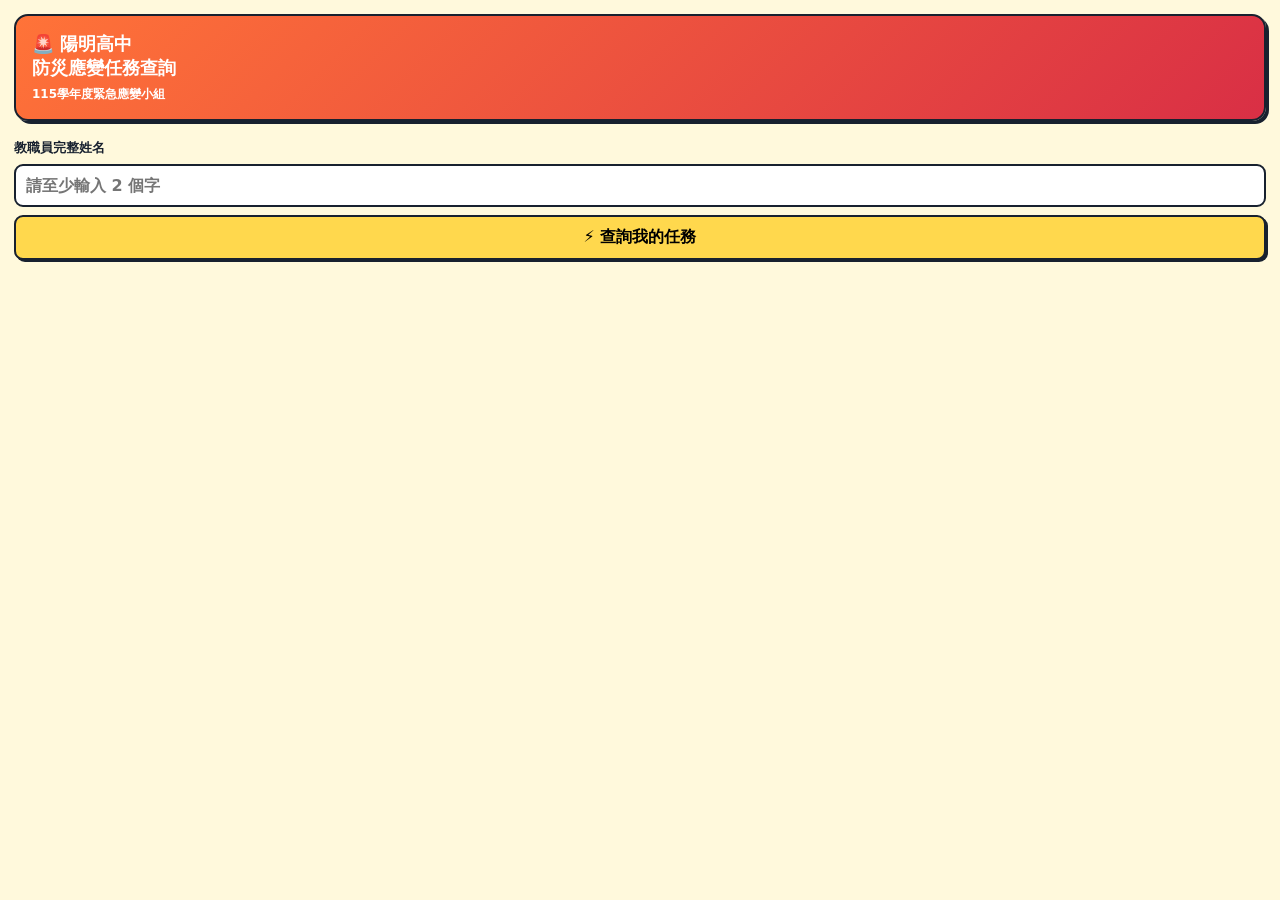
<file: Sidebar.html>
<!doctype html>
<html lang="zh-Hant-TW">
<head>
  <base target="_top">
  <meta charset="utf-8">
  <style>
    :root { --ink:#18212f; --red:#d92f45; --yellow:#ffd84d; --cyan:#e5f8f8; }
    * { box-sizing: border-box; }
    body { margin:0; padding:14px; color:var(--ink); background:#fff9dc; font-family:system-ui,"Noto Sans TC",sans-serif; }
    header { padding:16px; color:white; background:linear-gradient(135deg,#ff7338,var(--red)); border:2px solid var(--ink); border-radius:14px; box-shadow:3px 3px 0 var(--ink); }
    h1 { margin:0; font-size:18px; line-height:1.35; }
    header p { margin:5px 0 0; font-size:12px; font-weight:700; }
    label { display:block; margin:18px 0 7px; font-size:13px; font-weight:900; }
    input, button { width:100%; border:2px solid var(--ink); border-radius:9px; padding:10px; font:inherit; }
    input { background:white; font-weight:700; outline:none; }
    input:focus { box-shadow:0 0 0 3px rgb(255 216 77 / .65); }
    button { margin-top:8px; background:var(--yellow); font-weight:900; cursor:pointer; box-shadow:2px 2px 0 var(--ink); }
    button:disabled { opacity:.6; cursor:wait; }
    #message { margin-top:14px; text-align:center; font-size:13px; font-weight:800; }
    .card { margin-top:14px; padding:13px; background:white; border:2px solid var(--ink); border-radius:11px; box-shadow:3px 3px 0 var(--ink); }
    .tag { display:inline-block; padding:3px 8px; background:var(--yellow); border:1.5px solid var(--ink); border-radius:999px; font-size:11px; font-weight:900; }
    h2 { margin:8px 0 2px; font-size:18px; }
    .title, .source { color:#65707d; font-size:11px; font-weight:700; }
    dl { display:grid; grid-template-columns:auto 1fr; gap:5px 8px; margin:12px 0; font-size:12px; }
    dt { font-weight:900; }
    dd { margin:0; }
    .task { padding:10px; background:var(--cyan); border:1.5px solid var(--ink); border-radius:8px; font-size:12px; white-space:pre-line; line-height:1.55; }
    .source { margin-top:7px; }
  </style>
</head>
<body>
  <header>
    <h1>🚨 陽明高中<br>防災應變任務查詢</h1>
    <p>115學年度緊急應變小組</p>
  </header>
  <label for="nameInput">教職員完整姓名</label>
  <input id="nameInput" maxlength="20" autocomplete="off" placeholder="請至少輸入 2 個字">
  <button id="searchButton" type="button">⚡ 查詢我的任務</button>
  <div id="message" role="status" aria-live="polite"></div>
  <div id="results"></div>

  <script>
    const input = document.querySelector('#nameInput');
    const button = document.querySelector('#searchButton');
    const message = document.querySelector('#message');
    const results = document.querySelector('#results');

    const node = (tag, className, text) => {
      const item = document.createElement(tag);
      if (className) item.className = className;
      if (text !== undefined) item.textContent = text;
      return item;
    };

    function makeCard(item) {
      const card = node('article', 'card');
      card.append(node('span', 'tag', item.group), node('h2', '', item.name), node('div', 'title', item.title));
      const facts = node('dl');
      [['自衛消防', item.fireGroup], ['編組職務', item.role]].forEach(pair => {
        facts.append(node('dt', '', pair[0]), node('dd', '', pair[1]));
      });
      card.append(facts, node('div', 'task', item.detail), node('div', 'source', '名冊來源：' + item.source));
      return card;
    }

    function showResults(items) {
      button.disabled = false;
      results.replaceChildren();
      if (!items || !items.length) {
        message.textContent = '查無符合資料，請確認姓名。';
        return;
      }
      message.textContent = '找到 ' + items.length + ' 項應變任務';
      items.forEach(item => results.append(makeCard(item)));
    }

    function showError(error) {
      button.disabled = false;
      message.textContent = '查詢失敗：' + (error && error.message ? error.message : '請稍後再試');
    }

    function search() {
      const query = input.value.trim();
      results.replaceChildren();
      if (query.replace(/\s+/g, '').length < 2) {
        message.textContent = '請至少輸入 2 個字。';
        input.focus();
        return;
      }
      button.disabled = true;
      message.textContent = '⏳ 搜尋中…';
      google.script.run.withSuccessHandler(showResults).withFailureHandler(showError).searchTeacherTask(query);
    }

    button.addEventListener('click', search);
    input.addEventListener('keydown', event => { if (event.key === 'Enter') search(); });
  </script>
</body>
</html>
</file>
<file: campus-safety-dashboard/styles.css>
:root{--ink:#0d2435;--muted:#687784;--line:#d9e1e6;--paper:#f3f5f6;--white:#fff;--navy:#071b2c;--teal:#0a7f78;--teal-soft:#dff3ef;--red:#d94b42;--amber:#e6a23c;--green:#2b9b68;--shadow:0 14px 34px rgba(8,30,47,.08)}
*{box-sizing:border-box}body{margin:0;background:var(--paper);color:var(--ink);font-family:"Noto Sans TC","Microsoft JhengHei",system-ui,sans-serif}.topbar{min-height:104px;padding:20px 4vw;background:var(--navy);color:#fff;display:flex;align-items:end;justify-content:space-between;gap:24px;border-bottom:4px solid #18a49a}.eyebrow,.kicker{margin:0 0 5px;letter-spacing:.13em;font-size:11px;font-weight:800;text-transform:uppercase}.eyebrow{color:#87d5ce}.topbar h1{margin:0;font-size:32px;letter-spacing:.04em}.header-meta{display:flex;gap:18px;align-items:center;font-size:12px;color:#c7d2da}.live-dot{color:#fff}.live-dot::before{content:"";display:inline-block;width:8px;height:8px;margin-right:7px;border-radius:50%;background:#f0bc56;box-shadow:0 0 0 4px rgba(240,188,86,.15)}main{width:min(1500px,94vw);margin:24px auto 32px}.metrics{display:grid;grid-template-columns:repeat(4,1fr);gap:14px;margin-bottom:16px}.metrics article{background:#fff;padding:18px 22px;border:1px solid var(--line);border-radius:12px;box-shadow:var(--shadow);display:grid;grid-template-columns:1fr auto;align-items:end}.metric-label{grid-column:1/-1;font-size:12px;font-weight:800;color:var(--muted)}.metrics strong{font-family:Georgia,serif;font-size:37px;line-height:1}.metrics small{font-size:12px;color:var(--muted)}.amber{color:#c58120}.workspace{display:grid;grid-template-columns:245px minmax(520px,1fr) 290px;gap:16px;align-items:start}.panel,.map-panel{background:#fff;border:1px solid var(--line);border-radius:14px;box-shadow:var(--shadow)}.panel{padding:20px}.panel-heading,.map-toolbar{display:flex;align-items:center;justify-content:space-between;gap:14px}.panel h2,.map-panel h2{font-size:19px;margin:0}.kicker{color:#7d8b95}.text-button{border:0;background:none;color:var(--teal);font-weight:800;cursor:pointer}.layer-list{display:grid;gap:7px;margin:18px 0}.layer-button{border:1px solid transparent;background:#f4f7f8;border-radius:9px;padding:10px 11px;display:flex;align-items:center;gap:10px;text-align:left;cursor:pointer;color:var(--ink);font-weight:700}.layer-button:hover{border-color:#b6dcd8}.layer-button.off{opacity:.42}.layer-icon{width:25px;height:25px;border-radius:7px;display:grid;place-items:center;background:var(--layer);color:#fff;font-size:12px}.layer-count{margin-left:auto;color:var(--muted);font-size:11px}.legend{border-top:1px solid var(--line);padding-top:15px;margin-top:18px;color:var(--muted);font-size:12px;display:grid;gap:8px}.status{display:inline-block;width:9px;height:9px;border-radius:50%;margin-right:8px}.red{background:var(--red)}.amber{background:var(--amber)}.green{background:var(--green)}.map-panel{min-width:0;overflow:hidden}.map-toolbar{padding:18px 20px;border-bottom:1px solid var(--line)}.map-actions{display:flex;align-items:center;gap:8px}.map-actions button{width:31px;height:31px;border:1px solid var(--line);background:#fff;border-radius:8px;font-size:18px;cursor:pointer}.map-actions span{font-size:12px;font-weight:800;color:var(--muted);min-width:38px;text-align:center}.map-viewport{height:540px;overflow:auto;background:#e9edef;display:grid;place-items:center}.map-stage{width:100%;position:relative;transform-origin:center;transition:transform .18s ease}.map-stage img{display:block;width:100%;height:auto;filter:saturate(.82) contrast(.96)}.marker{position:absolute;left:var(--x);top:var(--y);width:27px;height:27px;transform:translate(-50%,-50%);border:3px solid #fff;border-radius:50%;background:var(--color);color:#fff;display:grid;place-items:center;font-size:11px;font-weight:900;box-shadow:0 4px 12px rgba(0,0,0,.28);cursor:pointer;transition:.15s}.marker:hover,.marker.active{transform:translate(-50%,-50%) scale(1.24);z-index:3}.marker.hidden{display:none}.marker.alert::after{content:"";position:absolute;inset:-7px;border:2px solid var(--color);border-radius:50%;animation:pulse 1.8s infinite}@keyframes pulse{to{inset:-14px;opacity:0}}.map-note{padding:10px 18px;border-top:1px solid var(--line);font-size:11px;color:var(--muted)}.detail{min-height:0}.detail-empty{margin-top:26px;color:var(--muted);font-size:14px;line-height:1.8}.detail h3{margin:10px 0 4px;font-size:23px}.detail .category{display:inline-block;padding:4px 8px;border-radius:5px;background:var(--teal-soft);color:#126963;font-size:11px;font-weight:800}.detail dl{margin:22px 0;display:grid;gap:14px}.detail dt{font-size:11px;color:var(--muted);font-weight:800}.detail dd{margin:3px 0 0;font-size:14px;line-height:1.6}.detail-status{border-top:1px solid var(--line);padding-top:15px;font-weight:800;font-size:13px}.lower-grid{display:grid;grid-template-columns:1.35fr 1fr;gap:16px;margin-top:16px}.pill{background:#eef2f4;border-radius:999px;padding:5px 10px;font-size:11px;font-weight:800}.issue-row{display:grid;grid-template-columns:70px 1fr 105px 86px;gap:10px;align-items:center;padding:13px 0;border-bottom:1px solid #edf0f2;font-size:13px}.issue-row:last-child{border:0}.priority{font-size:11px;font-weight:900}.priority::before{content:"";display:inline-block;width:8px;height:8px;border-radius:50%;background:var(--p);margin-right:7px}.issue-owner,.issue-date{color:var(--muted);font-size:12px}.owner-grid{display:grid;grid-template-columns:1fr 1fr;gap:12px;margin-top:18px}.owner-grid div{background:#f4f7f8;border-radius:9px;padding:12px}.owner-grid span{font-size:13px;font-weight:900}.owner-grid p{margin:5px 0 0;color:var(--muted);font-size:12px;line-height:1.55}footer{text-align:center;color:#7c8992;font-size:11px;padding:0 20px 28px}@media(max-width:1100px){.workspace{grid-template-columns:220px 1fr}.detail{grid-column:1/-1;min-height:auto}.lower-grid{grid-template-columns:1fr}}@media(max-width:760px){.topbar{align-items:start;flex-direction:column}.header-meta{flex-wrap:wrap}.metrics{grid-template-columns:1fr 1fr}.workspace{grid-template-columns:1fr}.filters{order:2}.map-panel{order:1}.detail{order:3}.map-viewport{height:430px}.owner-grid{grid-template-columns:1fr}.issue-row{grid-template-columns:65px 1fr}.issue-owner,.issue-date{display:none}.topbar h1{font-size:27px}}

.metrics strong.amber{background:transparent;color:#c58120}
.status.red{background:var(--red)}
.status.amber{background:var(--amber)}
.status.green{background:var(--green)}

.pin-tools{border-top:1px solid var(--line);padding-top:16px;margin-top:16px;display:grid;gap:8px}.pin-tools label{font-size:11px;font-weight:800;color:var(--muted)}.pin-tools select{width:100%;border:1px solid var(--line);border-radius:8px;padding:9px;background:#fff;color:var(--ink);font-weight:700}.tool-button{width:100%;border:1px solid #c9d4da;border-radius:8px;background:#fff;color:var(--ink);padding:9px 10px;font-weight:800;cursor:pointer}.tool-button:hover{border-color:var(--teal)}.tool-button.primary{background:var(--teal);border-color:var(--teal);color:#fff}.tool-button.active{background:#fff3dd;border-color:var(--amber);color:#8d5c12}.tool-button.subtle{border:0;background:transparent;color:var(--muted);font-size:11px}.pin-hint{margin:2px 0 0;color:var(--muted);font-size:11px;line-height:1.55}.map-stage.placing{cursor:crosshair}.map-stage.editing .marker{cursor:grab}.map-stage.editing .marker:active{cursor:grabbing}.marker{width:30px;height:30px;border-radius:50% 50% 50% 0;transform:translate(-50%,-82%) rotate(-45deg);touch-action:none}.marker span{transform:rotate(45deg);display:grid;place-items:center}.marker:hover,.marker.active{transform:translate(-50%,-82%) rotate(-45deg) scale(1.22)}.marker.alert::after{border-radius:50% 50% 50% 0}.detail-actions{margin-top:16px}.delete-pin{border:1px solid #ecc4c1;background:#fff6f5;color:#a7342d;border-radius:8px;padding:8px 10px;font-weight:800;cursor:pointer}
.pin-record{border-top:1px solid var(--line);margin-top:18px;padding-top:18px;display:grid;gap:11px}.record-heading{display:flex;align-items:start;justify-content:space-between;gap:10px}.record-heading h4{margin:0;font-size:16px}.record-badge{border-radius:999px;background:#eef2f4;padding:5px 8px;font-size:10px;font-weight:900;color:var(--muted)}.pin-record label{display:grid;gap:5px;font-size:11px;font-weight:900;color:var(--ink)}.pin-record label>span{font-weight:500;color:var(--muted);margin-left:5px}.pin-record input,.pin-record textarea,.pin-record select{width:100%;border:1px solid #ccd6dc;border-radius:8px;background:#fff;color:var(--ink);padding:9px;font:inherit;font-weight:500;resize:vertical}.pin-record input:focus,.pin-record textarea:focus,.pin-record select:focus{outline:2px solid rgba(10,127,120,.18);border-color:var(--teal)}.save-record{border:0;border-radius:8px;background:var(--navy);color:#fff;padding:10px;font-weight:900;cursor:pointer}.record-note{margin:0;color:var(--muted);font-size:10px;line-height:1.5}

.delete-auth{width:min(420px,calc(100vw - 32px));border:1px solid var(--line);border-radius:14px;padding:24px;color:var(--ink);box-shadow:var(--shadow)}.delete-auth::backdrop{background:rgba(7,27,44,.55)}.delete-auth h2{margin:0 0 12px;font-size:21px}.delete-auth p{font-size:14px;line-height:1.6}.delete-auth label{display:block;font-weight:700;margin-bottom:8px}.delete-auth input{width:100%;padding:11px;border:1px solid #aabac4;border-radius:8px;font:inherit}.delete-auth input:focus{outline:2px solid var(--teal)}#deleteAuthError{color:#a7342d;min-height:23px}.delete-auth-actions{display:flex;justify-content:flex-end;gap:10px}.delete-auth-actions button{padding:10px 14px;border:1px solid var(--line);border-radius:8px;background:#fff;font:inherit;cursor:pointer}.delete-auth-actions [type=submit]{background:#a7342d;color:#fff;border-color:#a7342d}.delete-auth-actions button:disabled{opacity:.6;cursor:wait}

.map-stage img.map-building-overlay{position:absolute;inset:0;width:100%;height:100%;pointer-events:none;filter:none}

.cloud-bar{display:flex;gap:14px;align-items:center;justify-content:space-between;background:#fff;border:1px solid var(--line);border-radius:12px;padding:14px 18px;margin-bottom:16px}.cloud-bar p{font-size:12px;margin:5px 0 0;color:var(--muted);overflow-wrap:anywhere}.cloud-buttons{display:flex;gap:7px;flex-wrap:wrap}.cloud-buttons button{padding:8px 10px;border:1px solid var(--line);border-radius:8px;background:#fff;color:var(--ink);cursor:pointer}.cloud-buttons button:first-child{background:var(--teal);color:#fff}#cloudError{color:#a7342d}#cloudForm label{margin-top:12px}@media(max-width:760px){.cloud-bar{align-items:stretch;flex-direction:column}}

.header-meta{flex-wrap:wrap}.sheet-shortcut{display:inline-flex;align-items:center;gap:10px;padding:7px 15px 7px 7px;background:#f0fff5;border:2px solid #a8e7bf;border-radius:18px;box-shadow:0 4px 0 #198057;text-decoration:none;color:#17553b;transition:transform .15s,box-shadow .15s;flex-shrink:0}.sheet-shortcut img{display:block;flex:none}.sheet-shortcut strong{display:block;font-size:14px;line-height:1.5}.sheet-shortcut small{display:block;font-size:11px;color:#3d7b5c;line-height:1.5}.sheet-shortcut:hover{transform:translateY(-2px);background:#fff;box-shadow:0 6px 0 #198057}.sheet-shortcut:focus-visible{outline:3px solid #ffd66d;outline-offset:5px}.sheet-shortcut:active{transform:translateY(2px);box-shadow:0 2px 0 #198057}@media(prefers-reduced-motion:reduce){.sheet-shortcut{transition:none}}
</file>
